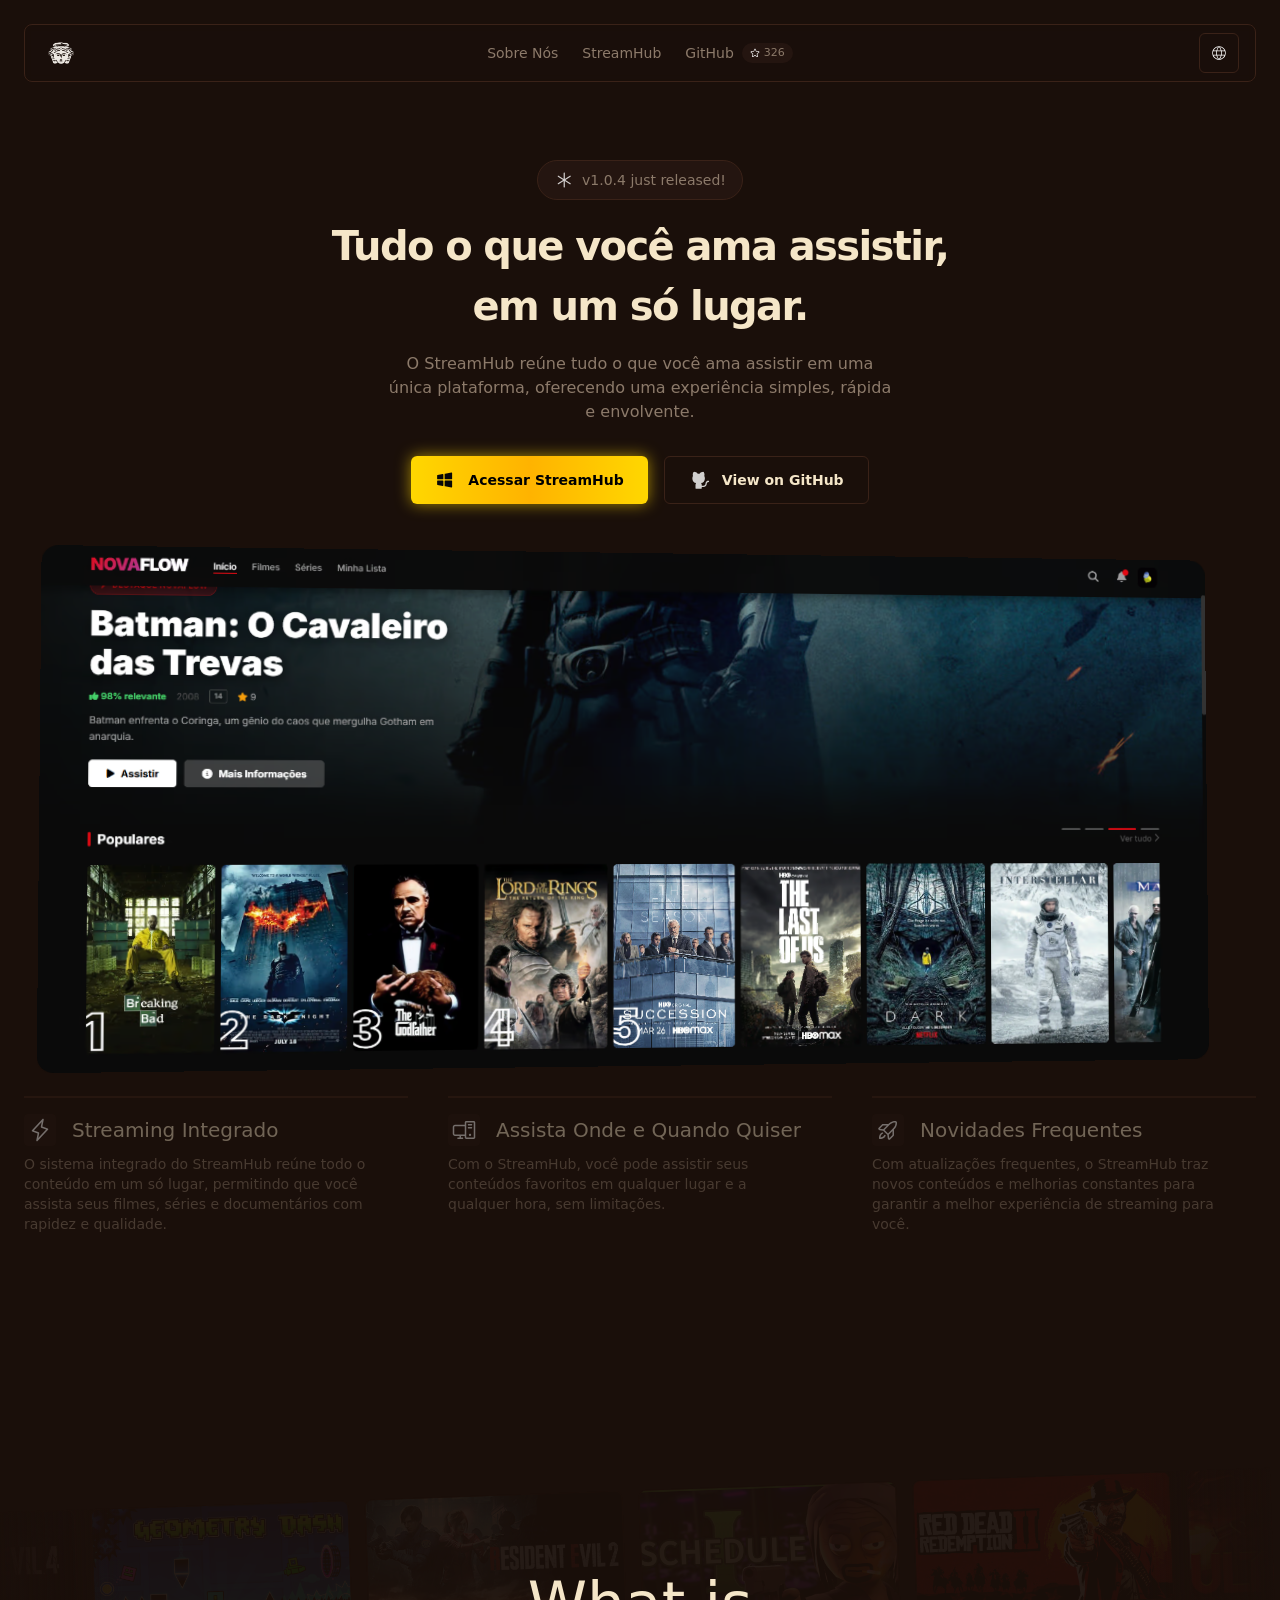
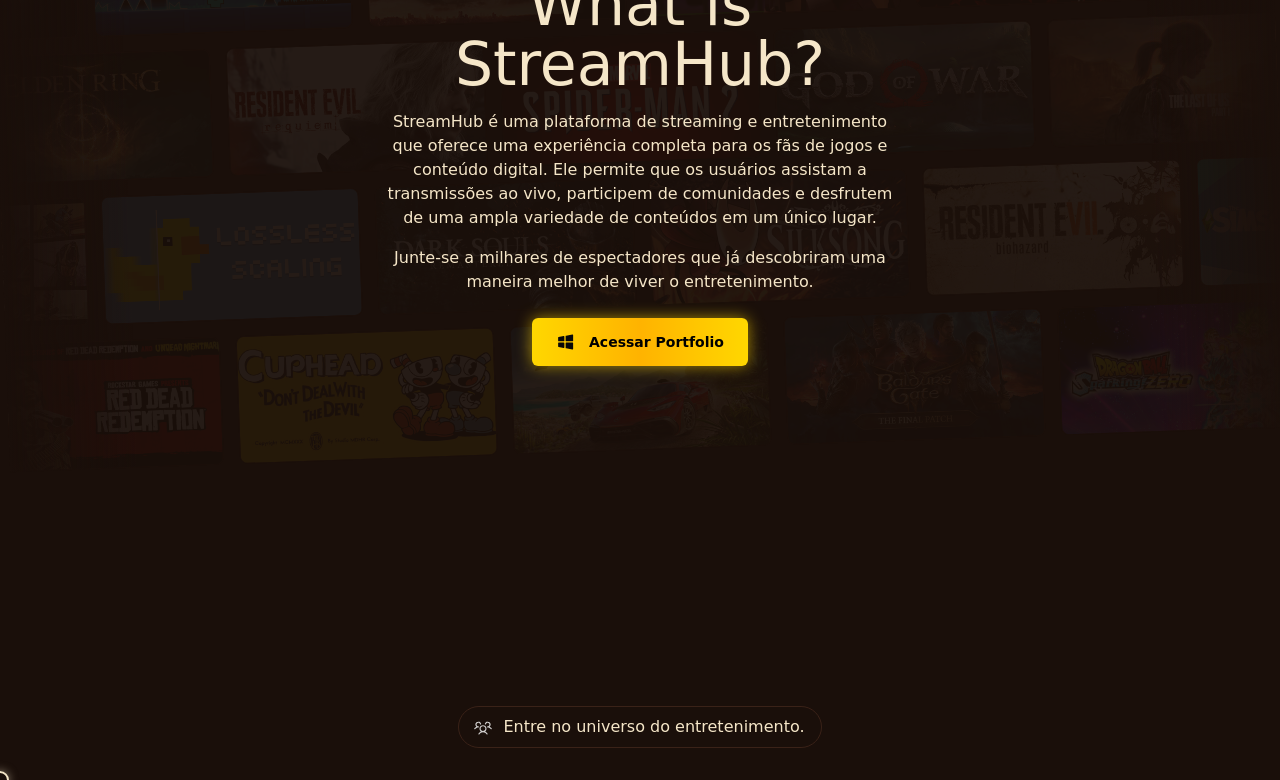
<file: index.html>
<!doctype html>
<html lang="en">
  <meta http-equiv="content-type" content="text/html;charset=utf-8" />
  <head>
    
       <style>
      .feature {
        opacity: 0.4;
        transition: opacity 0.3s ease;
      }

      .feature.active {
        opacity: 1;
      }
        </style>

          <style>
          .hover-glimmer {
          position: relative;
          overflow: hidden;
          }

         .hover-glimmer::before {
         content: "";
         position: absolute;
        top: 0;
        left: -100%;
       width: 100%;
       height: 100%;
      background: linear-gradient(
       120deg,
      transparent,
    rgba(255,255,255,0.6),
      transparent
        );
     transition: all 0.6s ease;
        }

   .hover-glimmer:hover::before {
      left: 100%;
       }

    * {
  cursor: none !important;
}

#customCursor{
  width:18px;
  height:18px;
  border:2px solid #f5e6c8;
  border-radius:50%;
  position:fixed;
  pointer-events:none;
  transform:translate(-50%, -50%);
  z-index:9999;
  transition: transform 0.08s ease;
  box-shadow:0 0 10px rgba(245,230,200,0.5);
}

.animate {
  opacity: 0;
  transform: translateY(30px);
  animation: aparecer 0.8s ease forwards;
}

@keyframes aparecer {
  to {
    opacity: 1;
    transform: translateY(0);
  }
}

@keyframes fadeOutDown {
    from { opacity: 1; transform: translateY(0); }
    to { opacity: 0; transform: translateY(-15px); }
}

.fade-out {
    animation: fadeOutDown 0.5s ease-in forwards !important;

}


#toast-container {
  position: fixed;
  top: 60px;      
  right: -2px;     
  z-index: 100;
  display: flex;
  flex-direction: column;
  gap: 12px;
  pointer-events: none;
}

.toast {
  pointer-events: auto;
  background: rgba(15, 15, 15, 0.95);
  border: 1px solid rgba(255, 255, 255, 0.08);
  border-radius: 12px;
  backdrop-filter: blur(10px);
  box-shadow: 0 10px 30px rgba(0, 0, 0, 0.6);
  color: white;
  padding: 12px 20px;
  
  display: flex;
  align-items: center; 
  justify-content: flex-start;
  
  gap: 12px;
  min-width: 220px;
  max-width: 350px;
  font-size: 0.9rem;
  font-weight: 500;
  
  animation: toastSlideDown 0.4s cubic-bezier(0.16, 1, 0.3, 1) forwards;
}

.toast::before {
  content: '';
  display: inline-block;
  width: 8px;
  height: 8px;
  background-color: #4ade80;
  box-shadow: 0 0 10px rgba(74, 222, 128, 0.8);
  border-radius: 50%;
  flex-shrink: 0;
  margin: 0; 
}


#languageMenu {
  opacity: 0;
  visibility: hidden;
  transform: translateX(-50%) translateY(-10px);
  pointer-events: none;
  display: block; 
  transition: opacity 0.2s ease, transform 0.2s ease, visibility 0.2s;
}

#languageMenu.active {
  opacity: 1;
  visibility: visible;
  transform: translateX(-50%) translateY(0);
  pointer-events: auto;
}


@keyframes toastSlideDown {
  from { opacity: 0; transform: translateY(-20px) scale(0.95); }
  to { opacity: 1; transform: translateY(0) scale(1); }
}

.toast.fade-out {
  opacity: 0;
  transform: scale(0.9) translateY(-10px);
  transition: all 0.4s ease;
}
#streamhub-popup.active-popup {
    opacity: 1 !important;
    pointer-events: auto !important;
    visibility: visible !important;
}

#btnCopyFinal:hover {
    background: #c8a96e !important;
    transform: translateY(-2px);
    box-shadow: 0 6px 20px rgba(200, 169, 110, 0.4);
}

#btnCopyFinal:active {
    transform: translateY(0);
}
/* Botão Base */
.btn-primary {
    width: 100% !important;
    padding: 18px 20px !important;
    background: linear-gradient(135deg, #f5e6c8 0%, #e8d0a0 100%) !important;
    border: none !important;
    border-radius: 12px !important;
    color: #1a0e0a !important;
    font-size: 1rem !important;
    font-weight: 700 !important;
    cursor: pointer !important;
    display: flex !important;
    align-items: center !important;
    justify-content: center !important;
    gap: 12px !important;
    position: relative !important;
    overflow: hidden !important;
    transition: background 0.2s ease, transform 0.2s ease, box-shadow 0.2s ease !important;
    box-shadow: 0 8px 25px rgba(245, 230, 200, 0.25) !important;
}

/* Hover Normal */
.btn-primary:not(.is-success):hover {
    background: linear-gradient(135deg, #fdf0d8 0%, #f5e6c8 100%) !important;
    filter: saturate(1.2) !important;
    transform: translateY(-2px);
    box-shadow: 0 12px 30px rgba(245, 230, 200, 0.35) !important;
}

/* ESTADO DE SUCESSO (Verde Neon sem bug) */
.btn-primary.is-success {
    background: #22c55e !important;
    box-shadow: 0 0 20px rgba(34, 197, 94, 0.6) !important;
    filter: saturate(1.5) !important;
    pointer-events: none; /* Impede o hover de estragar o verde */
}

/* Garante a setinha */
.fa-arrow-right:before {
    content: "\f061" !important;
    font-family: "Font Awesome 6 Free" !important;
    font-weight: 900 !important;
}
</style>

<!-- ===== TASKITOS THEME ===== -->
<style>
/* Taskitos Color Palette:
   Background:   #1a0f0a  (dark chocolate brown)
   Surface:      #241510  (card bg)
   Border:       #3a2218  (subtle border)
   Text primary: #f5e6c8  (warm cream/beige)
   Text muted:   #8c7a6a  (muted warm grey)
   Accent:       #f5e6c8  (cream buttons)
   Accent hover: #fdf0d8
*/

:root {
  --taskitos-bg: #1a0f0a;
  --taskitos-surface: #241510;
  --taskitos-border: #3a2218;
  --taskitos-cream: #f5e6c8;
  --taskitos-cream-hover: #fdf0d8;
  --taskitos-muted: #8c7a6a;
}

/* Base background */
body,
.flex.min-h-screen {
  background-color: var(--taskitos-bg) !important;
  color: var(--taskitos-cream) !important;
}

/* Background color overrides for elements using bg-background */
.bg-background,
[class*="bg-background"] {
  background-color: var(--taskitos-bg) !important;
}

/* Borders */
[class*="border-hydra-border"],
.border,
[class*="border-hydra"] {
  border-color: var(--taskitos-border) !important;
}

/* Muted text */
.text-hydra-muted-foreground,
[class*="text-hydra-muted"] {
  color: var(--taskitos-muted) !important;
}

/* Secondary backgrounds (nav items, feature icons bg, etc) */
.bg-secondary,
[class*="bg-secondary"] {
  background-color: var(--taskitos-surface) !important;
}

/* Header/nav background */
[class*="bg-background\/90"],
[class*="bg-background/90"] {
  background-color: rgba(26, 15, 10, 0.9) !important;
}

/* Cards and surface panels */
.rounded-lg, .rounded-xl, .rounded-2xl {
  /* applied only when they also carry a background */
}

/* "Acessar StreamHub" and "Acessar Portfolio" gold buttons → bege */
a[style*="FFD700"],
a[style*="FFB300"] {
  background: linear-gradient(90deg, #f5e6c8, #e8d0a0, #f5e6c8) !important;
  color: #1a0f0a !important;
  box-shadow: 0 0 15px rgba(245, 230, 200, 0.3) !important;
}

/* Feature section top borders */
.border-t-2 {
  border-top-color: var(--taskitos-border) !important;
}

/* Gradient radials at hero - tint to brown */
.bg-radial {
  background: radial-gradient(ellipse at center, rgba(90,40,15,0.6) 0%, transparent 70%) !important;
}

/* The hero bottom gradient */
.bg-gradient-to-t {
  --tw-gradient-from: rgba(26,15,10,0.9) !important;
}

/* Popup/modal bg */
#streamhub-popup {
  background: rgba(15, 8, 4, 0.97) !important;
}

/* Modal inner card */
#streamhub-popup > div > div:nth-child(2) {
  background: rgba(30, 17, 10, 0.97) !important;
  border-color: var(--taskitos-border) !important;
}

/* Modal title accent */
#streamhub-popup h1 span {
  color: var(--taskitos-cream) !important;
}

/* Modal divider line */
#streamhub-popup div[style*="linear-gradient(90deg"] {
  background: linear-gradient(90deg, transparent, var(--taskitos-cream), transparent) !important;
}

/* Modal input */
#generated-code-final {
  background: rgba(30, 15, 8, 0.8) !important;
  border-color: var(--taskitos-border) !important;
}

/* Lock icon in modal */
#streamhub-popup svg[style*="fill: #dc2626"],
#streamhub-popup svg[style*="fill:#ff0000"] {
  fill: var(--taskitos-cream) !important;
}

/* Modal verification box */
#streamhub-popup div[style*="background: #1a1a20"] {
  background: var(--taskitos-surface) !important;
  border-color: var(--taskitos-border) !important;
}

/* Toast notifications */
.toast {
  background: rgba(26, 15, 10, 0.97) !important;
  border-color: var(--taskitos-border) !important;
}

/* Language menu dropdown */
#languageMenu {
  background-color: #150c06 !important;
  border-color: var(--taskitos-border) !important;
}

/* Key icon in language menu */
.fa-key {
  color: var(--taskitos-cream) !important;
}

/* Gradient overlays that fade TO background */
.bg-gradient-to-r.from-background {
  background: linear-gradient(to right, var(--taskitos-bg), transparent) !important;
}
.bg-gradient-to-l.from-background {
  background: linear-gradient(to left, var(--taskitos-bg), transparent) !important;
}
</style>
    <meta charset="utf-8" />
    <meta name="viewport" content="width=device-width, initial-scale=1" />
    <link rel="preload" as="image" href="images/decor/texture-elips.svg" />
    <link rel="preload" as="image" href="images/Stream.avif" />
    <link
      rel="preload"
      as="image"
      href="../shared.steamstatic.com/store_item_assets/steam/apps/686060/aa8075d11165fef4d4d0d09c156f0da0623b5da1/header.jpg"
    />
    <link
      rel="preload"
      as="image"
      href="../shared.steamstatic.com/store_item_assets/steam/apps/2050650/header.jpg"
    />
    <link
      rel="preload"
      as="image"
      href="../shared.steamstatic.com/store_item_assets/steam/apps/322170/header.jpg"
    />
    <link
      rel="preload"
      as="image"
      href="../shared.steamstatic.com/store_item_assets/steam/apps/883710/header.jpg"
    />
    <link
      rel="preload"
      as="image"
      href="../shared.steamstatic.com/store_item_assets/steam/apps/3164500/header.jpg"
    />
    <link
      rel="preload"
      as="image"
      href="../shared.steamstatic.com/store_item_assets/steam/apps/1174180/header.jpg"
    />
    <link
      rel="preload"
      as="image"
      href="../shared.steamstatic.com/store_item_assets/steam/apps/1229490/header.jpg"
    />
    <link
      rel="preload"
      as="image"
      href="../shared.steamstatic.com/store_item_assets/steam/apps/1091500/e9047d8ec47ae3d94bb8b464fb0fc9e9972b4ac7/header.jpg"
    />
    <link
      rel="stylesheet"
      href="_next/static/chunks/7ba87a2a6f2eff0d.css"
      data-precedence="next"
    />
    <link
      rel="preload"
      as="script"
      fetchpriority="low"
      href="_next/static/chunks/c8e4b596dcca0fc8.js"
    />
    <script src="_next/static/chunks/9d75a9d1263f1724.js" async=""></script>
    <script src="_next/static/chunks/d5d1d27cad6c556e.js" async=""></script>
    <script src="_next/static/chunks/2a7574e5d666aed4.js" async=""></script>
    <script
      src="_next/static/chunks/turbopack-c9c0f298f9ab8394.js"
      async=""
    ></script>
    <script src="_next/static/chunks/4ba21a02dd1202d7.js" async=""></script>
    <script src="_next/static/chunks/8da99766bacf0ae7.js" async=""></script>
    <script src="_next/static/chunks/6323d419d23d8dd9.js" async=""></script>
    <script src="_next/static/chunks/80444e234f3a5325.js" async=""></script>
    <script src="_next/static/chunks/782803d7cf6db9c7.js" async=""></script>
    <script src="_next/static/chunks/fb3ad1b7984222d0.js" async=""></script>
    <link
      rel="preload"
      as="image"
      href="../shared.steamstatic.com/store_item_assets/steam/apps/2322010/header.jpg"
    />
    <link
      rel="preload"
      as="image"
      href="../shared.steamstatic.com/store_item_assets/steam/apps/1245620/header.jpg"
    />
    <link
      rel="preload"
      as="image"
      href="../shared.steamstatic.com/store_item_assets/steam/apps/3764200/d478bccdd167e0d8e1f4760bcad7e6bcbbb3258d/header.jpg"
    />
    <link
      rel="preload"
      as="image"
      href="../shared.steamstatic.com/store_item_assets/steam/apps/2651280/header.jpg"
    />
    <link
      rel="preload"
      as="image"
      href="../shared.steamstatic.com/store_item_assets/steam/apps/1593500/header.jpg"
    />
    <link
      rel="preload"
      as="image"
      href="../shared.steamstatic.com/store_item_assets/steam/apps/1888930/header.jpg"
    />
    <link
      rel="preload"
      as="image"
      href="../shared.steamstatic.com/store_item_assets/steam/apps/2531310/header.jpg"
    />
    <link
      rel="preload"
      as="image"
      href="../shared.steamstatic.com/store_item_assets/steam/apps/2215430/header.jpg"
    />
    <link
      rel="preload"
      as="image"
      href="../shared.steamstatic.com/store_item_assets/steam/apps/250900/header.jpg"
    />
    <link
      rel="preload"
      as="image"
      href="../shared.steamstatic.com/store_item_assets/steam/apps/271590/header.jpg"
    />
    <link
      rel="preload"
      as="image"
      href="../shared.steamstatic.com/store_item_assets/steam/apps/993090/header.jpg"
    />
    <link
      rel="preload"
      as="image"
      href="../shared.steamstatic.com/store_item_assets/steam/apps/570940/header.jpg"
    />
    <link
      rel="preload"
      as="image"
      href="../shared.steamstatic.com/store_item_assets/steam/apps/1030300/header.jpg"
    />
    <link
      rel="preload"
      as="image"
      href="../shared.steamstatic.com/store_item_assets/steam/apps/418370/header.jpg"
    />
    <link
      rel="preload"
      as="image"
      href="../shared.steamstatic.com/store_item_assets/steam/apps/1222670/header.jpg"
    />
    <link
      rel="preload"
      as="image"
      href="../shared.steamstatic.com/store_item_assets/steam/apps/1623730/058bd87dc17a7179e07c446aa64d0574ca43ab9d/header.jpg"
    />
    <link
      rel="preload"
      as="image"
      href="../shared.steamstatic.com/store_item_assets/steam/apps/367520/header.jpg"
    />
    <link
      rel="preload"
      as="image"
      href="../shared.steamstatic.com/store_item_assets/steam/apps/1817070/header.jpg"
    />
    <link
      rel="preload"
      as="image"
      href="../shared.steamstatic.com/store_item_assets/steam/apps/2668510/header.jpg"
    />
    <link
      rel="preload"
      as="image"
      href="../shared.steamstatic.com/store_item_assets/steam/apps/268910/header.jpg"
    />
    <link
      rel="preload"
      as="image"
      href="../shared.steamstatic.com/store_item_assets/steam/apps/1551360/header.jpg"
    />
    <link
      rel="preload"
      as="image"
      href="../shared.steamstatic.com/store_item_assets/steam/apps/1086940/6b6b46089067683cecf6acfc92b39fc4c72e3fac/header.jpg"
    />
    <link
      rel="preload"
      as="image"
      href="../shared.steamstatic.com/store_item_assets/steam/apps/1790600/header.jpg"
    />
    <link
      rel="preload"
      as="image"
      href="../shared.steamstatic.com/store_item_assets/steam/apps/1326470/header.jpg"
    />
    <link
      rel="preload"
      as="image"
      href="../shared.steamstatic.com/store_item_assets/steam/apps/394360/67bbd0057627fc2244793bcdd09260c2539499cf/header.jpg"
    />
    <link
      rel="preload"
      as="image"
      href="../shared.steamstatic.com/store_item_assets/steam/apps/1196590/header.jpg"
    />
    <link rel="preload" as="image" href="images/assets/bento1.webp" />
    <link rel="preload" as="image" href="images/assets/bento1-m.webp" />
    <link rel="preload" as="image" href="images/assets/bento2.webp" />
    <link rel="preload" as="image" href="images/assets/bento2-m.webp" />
    <link rel="preload" as="image" href="images/assets/bento3.webp" />
    <link rel="preload" as="image" href="images/assets/bento3-m.webp" />
    <link rel="preload" as="image" href="images/assets/bento4.webp" />
    <link rel="preload" as="image" href="images/assets/bento4-m.webp" />
    <link rel="preload" as="image" href="images/assets/bento5.webp" />
    <link rel="preload" as="image" href="images/assets/bento5-m.webp" />
    <link rel="preload" as="image" href="images/assets/bento6.webp" />
    <link rel="preload" as="image" href="images/assets/bento6-m.webp" />
    <link rel="preload" as="image" href="images/decor/cloud.svg" />
    <link rel="preload" as="image" href="images/decor/texture-cloud.svg" />
    <link rel="preconnect" href="https://hydra-api-us-east-1.losbroxas.org/" />
    <link
      rel="dns-prefetch"
      href="https://hydra-api-us-east-1.losbroxas.org/"
    />
    <title>StreamHub – The Streaming Platform of the 21st Century</title>
    <meta
      name="description"
      content="Descubra, assista e gerencie sua biblioteca de filmes e séries em um só lugar. O StreamHub é a plataforma de streaming definitiva, com sistema de histórico, listas personalizadas, avaliações e muito mais."
    />
    <meta name="author" content="Los Broxas" />
    <link rel="manifest" href="https://cdn.losbroxas.org/site.webmanifest" />
    <meta
      name="keywords"
      content="StreamHub ,O hub definitivo de entretenimento. Assista a seus filmes e séries favoritos com alta qualidade, acompanhe suas produções assistidas, crie listas personalizadas e receba recomendações exclusivas em uma plataforma moderna e intuitiva."
    />
    <meta name="robots" content="index, follow" />
    <link rel="canonical" href="index.html" />
    <meta  
      property="og:title"
      content="StreamHub – The Streaming Platform of the 21st Century"
    />
    <meta
      property="og:description"
      content="Descubra, assista e gerencie sua biblioteca de filmes e séries em um só lugar. O StreamHub é a plataforma de streaming definitiva, com sistema de histórico, listas personalizadas, avaliações e muito mais."
    />
    <meta property="og:url" content="https://hydralauncher.gg" />
    <meta property="og:site_name" content="StreamHub" />
    <meta property="og:locale" content="en_US" />
    <meta
      property="og:image"
      content="https://hydralauncher.gg/images/banner.png"
    />
    <meta property="og:image:width" content="1200" />
    <meta property="og:image:height" content="630" />
    <meta property="og:image:alt" content="Hydra Launcher Banner" />
    <meta property="og:type" content="website" />
    <meta name="twitter:card" content="summary_large_image" />
    <meta name="twitter:site" content="@HydraLauncher" />
    <meta
      name="twitter:title"
      content="StreamHub – The Streaming Platform of the 21st Century"
    />
   <link rel="icon" type="image/png" sizes="32x32" href="favicon-32x32.png">

<link rel="icon" type="image/png" sizes="96x96" href="android-chrome-96x96.png">

<link rel="apple-touch-icon" href="apple-touch-icon.png">
    <script type="application/ld+json">
      {
        "@context": "https://schema.org",
        "@type": "SoftwareApplication",
        "name": "Hydra Launcher",
        "url": "https://hydralauncher.gg",
        "logo": "/images/logo.png",
        "description": "The Game Launcher for the 21st Century",
        "applicationCategory": "Game",
        "operatingSystem": "Windows, Linux",
        "offers": { "@type": "Offer", "price": "9.99", "priceCurrency": "BRL" }
      }
    </script>
    <script src="_next/static/chunks/a6dad97d9634a72d.js" nomodule=""></script>
  </head>
  <body class="font-sans antialiased">
    <div hidden=""><!--$--><!--/$--></div>
    <div
      class="flex min-h-screen max-w-[100vw] flex-col overflow-x-hidden antialiased"
    >
      <header
          id="mainHeader"
          class="fixed left-0 right-0 top-0 z-50 py-6 px-6 transition-all duration-300 translate-y-0"
      >
        <div
          class="pointer-events-none absolute left-6 right-6 top-1/2 -translate-y-1/2 z-50 hidden w-[calc(100%-3rem)] flex-row items-center justify-center lg:flex"
        >
          <nav class="animate flex flex-row items-center justify-center gap-6">
            <a
              href="#about"
              class="pointer-events-auto flex flex-row items-center gap-2 text-sm font-medium text-hydra-muted-foreground transition-colors duration-300 hover:text-white"
              >Sobre Nós</a
            ><a
             href="dashboard.html"
              class="pointer-events-auto flex flex-row items-center gap-2 text-sm font-medium text-hydra-muted-foreground transition-colors duration-300 hover:text-white"
              >StreamHub</a
            ><a
              href="https://github.com/Taldook/StreamHub"
              target="_blank"
              class="pointer-events-auto flex flex-row items-center gap-2 text-sm font-medium text-hydra-muted-foreground transition-colors duration-300 hover:text-white"
              >GitHub<span
                class="flex flex-row items-center gap-1 rounded-full bg-secondary px-2 text-[11px] font-light"
                ><img
                  alt="star"
                  loading="lazy"
                  width="10"
                  height="10"
                  decoding="async"
                  data-nimg="1"
                  style="color: transparent"
                  src="images/icons/star.svg"
                /><span>326<!-- --></span></span
              ></a
            >
          </nav>
        </div>
        <div class="mx-auto flex w-full max-w-screen-xl">
          <div
            class="hidden w-full items-center justify-between rounded-lg border-hydra-border px-4 py-2 md:border md:bg-background/90 md:backdrop-blur-sm lg:flex"
          >
            <a class="flex items-center" href="index.html"
              ><img
                alt="Stream"
                loading="lazy"
                width="40" 
                height="40"
                decoding="async"
                data-nimg="1"
                style="color: transparent"
                src="images/icons/stream.png"
            /></a>

<div class="relative" style="display: inline-block; vertical-align: middle;">
    <button id="languageBtn" type="button" class="flex h-10 w-10 items-center justify-center rounded-md border border-hydra-border bg-[#101015] hover:bg-white/5 transition-colors" style="cursor: pointer; outline: none;">
        <img alt="Language" width="18" height="18" src="images/icons/i18n.svg" />
    </button>

    <div id="languageMenu" class="absolute mt-2 rounded-md border border-hydra-border z-[999] opacity-0 pointer-events-none transition-all shadow-2xl" 
         style="width: 130px; left: 50%; transform: translateX(-50%) translateY(-5px); background-color: #0d0d12 !important; visibility: hidden; padding: 4px;">
        
        <button type="button" id="trigger-generator" class="flex w-full h-10 items-center justify-center text-white transition-colors" 
                style="cursor: pointer; background: transparent !important; border: none !important; outline: none !important; padding: 0; margin: 0; gap: 8px;">
            <i class="fa-solid fa-key" style="color: #FFD700; font-size: 13px;"></i>
            <span style="font-size: 10px; font-weight: 300 !important; text-transform: uppercase; letter-spacing: 1px; opacity: 0.9; font-family: sans-serif;">Obter Código</span>
        </button>
    </div>
</div>

<style>
    /* Ativação do menu */
    #languageMenu.active {
        opacity: 1 !important;
        pointer-events: auto !important;
        visibility: visible !important;
        transform: translateX(-50%) translateY(0px) !important;
    }
</style>

<div id="toast-container" class="fixed bottom-5 right-5 z-[100] flex flex-col gap-2">
            </div>
          </div>
          <div
            class="flex w-full flex-row items-center justify-between gap-6 lg:hidden"
          >
            <a class="flex items-center" href="index.html"
              ><img
                alt="Stream"
                loading="lazy"
                width="40"
                height="40"
                decoding="async"
                data-nimg="1"
                style="color: transparent"
                src="images/icons/stream.png" /></a
            ><button
              class="ring-offset-background focus-visible:ring-ring inline-flex items-center justify-center gap-2 whitespace-nowrap rounded-md text-sm font-medium transition-all duration-300 ease-in-out focus-visible:outline-none md:focus-visible:ring-2 focus-visible:ring-offset-2 disabled:pointer-events-none disabled:opacity-50 [&amp;_svg]:pointer-events-none [&amp;_svg]:size-4 [&amp;_svg]:shrink-0 hover:bg-accent hover:text-accent-foreground h-10 w-10 border border-hydra-border bg-background/80"
            >
              <img
                alt="Menu"
                loading="lazy"
                width="18"
                height="18"
                decoding="async"
                data-nimg="1"
                class="scale-[1.5]"
                style="color: transparent"
                src="images/icons/menu.svg"
              />
            </button>
          </div>
        </div>
      </header>
      <main class="flex-1">
        <section class="relative min-h-screen">
          <div
            class="absolute left-0 top-0 -z-10 h-[100vh] w-full overflow-hidden border-b border-hydra-accent-primary"
          >
            <div
              class="absolute bottom-0 left-0 right-0 h-[60%] bg-gradient-to-t from-hydra-accent-secondary/90 to-background"
            ></div>
            <div
              class="absolute bottom-0 left-0 right-0 h-[60%] bg-gradient-to-b from-background via-transparent to-transparent"
            ></div>
            <div
              class="bg-radial absolute bottom-0 left-0 h-[250px] w-[300px] -translate-x-1/2 translate-y-[35px] opacity-70"
            ></div>
            <div
              class="bg-radial absolute bottom-0 right-0 h-[300px] w-[300px] -translate-y-[35px] translate-x-1/2 opacity-50"
            ></div>
            <div
              class="absolute bottom-0 left-0 h-[400px] w-[600px] -translate-x-1/3 translate-y-[55px]"
            >
              <img
                alt="Texture Ellipse"
                width="600"
                height="600"
                decoding="async"
                data-nimg="1"
                class="hidden h-full w-full scale-[1.5] lg:flex"
                style="color: transparent"
                src="images/decor/texture-elips.svg"
              />
            </div>
            <div class="bg-hero-texture absolute inset-0 opacity-60"></div>
          </div>
          <div
            class="mx-auto mt-24 flex w-full max-w-screen-xl flex-1 flex-col items-center justify-center gap-6 px-6 lg:mt-40"
          >
            <div
              class="mx-auto flex max-w-screen-sm flex-col items-center gap-4 text-center"
            >
              <a
                class="animate ring-offset-background focus-visible:ring-ring inline-flex items-center justify-center gap-2 whitespace-nowrap transition-all duration-300 ease-in-out focus-visible:outline-none md:focus-visible:ring-2 focus-visible:ring-offset-2 disabled:pointer-events-none disabled:opacity-50 [&amp;_svg]:pointer-events-none [&amp;_svg]:size-4 [&amp;_svg]:shrink-0 border-hydra-border hover:bg-accent hover:text-accent-foreground h-10 px-4 py-2 rounded-full border bg-secondary/50 text-sm font-normal text-hydra-muted-foreground"
                href="https://github.com/Taldook/StreamHub/releases/tag/1.0.9"
                target="_blank"
                ><img
                  alt="Asterisk"
                  loading="lazy"
                  width="20"
                  height="20"
                  decoding="async"
                  data-nimg="1"
                  style="color: transparent"
                  src="images/icons/asterisk.svg"
                />v1.0.4 just released!</a
              >
              <h1 class="text-[40px] font-bold tracking-[-1.6px] lg:hidden">
              StreamHub
              </h1>
              <p class="text-sm text-hydra-muted-foreground lg:hidden">
               Assista, explore novidades e aproveite seus filmes, séries e documentários favoritos em uma única plataforma.
              </p>
              <h1
                class="animate hidden text-[40px] font-bold tracking-[-1.6px] lg:block"
              >
               Tudo o que você ama assistir, em um só lugar.
              </h1>
              <p class="animate hidden max-w-lg text-hydra-muted-foreground lg:block">
               O StreamHub reúne tudo o que você ama assistir em uma única plataforma, oferecendo uma experiência simples, rápida e envolvente.
              </p>
              <div class="my-4 flex flex-col gap-4 lg:flex-row">
                  <a
                  class="animate hover-glimmer ring-offset-background focus-visible:ring-ring items-center justify-center whitespace-nowrap text-sm transition-all duration-300 ease-in-out focus-visible:outline-none md:focus-visible:ring-2 focus-visible:ring-offset-2 disabled:pointer-events-none disabled:opacity-50 [&_svg]:pointer-events-none [&_svg]:size-4 [&_svg]:shrink-0 shadow-md hover:shadow-lg h-12 rounded-md px-6 pointer-events-auto hidden gap-3 font-bold lg:flex"
                  style="background: linear-gradient(90deg, #FFD700, #FFB300, #FFD700); color: black; box-shadow: 0 0 15px rgba(255,215,0,0.6);"
                  href="https://streamhub-streaming.pages.dev/"
                  ><img
                    alt="Windows"
                    loading="lazy"
                    width="21"
                    height="21"
                    decoding="async"
                    data-nimg="1"
                    style="color: transparent"
                    src="images/icons/windows.svg"
                  />Acessar StreamHub</a><a
                  class="animate ring-offset-background focus-visible:ring-ring inline-flex items-center justify-center whitespace-nowrap text-sm transition-all duration-300 ease-in-out focus-visible:outline-none md:focus-visible:ring-2 focus-visible:ring-offset-2 disabled:pointer-events-none disabled:opacity-50 [&amp;_svg]:pointer-events-none [&amp;_svg]:size-4 [&amp;_svg]:shrink-0 bg-background border-hydra-border hover:bg-accent hover:text-accent-foreground border h-12 rounded-md px-6 gap-3 font-bold"
                  href="https://github.com/Taldook/StreamHub"
                  target="_blank"
                  ><img
                    alt="GitHub"
                    loading="lazy"
                    width="21"
                    height="21"
                    decoding="async"
                    data-nimg="1"
                    style="color: transparent"
                    src="images/icons/github.svg"
                  />View on GitHub</a
                >
              </div>
            </div>
            <div class="flex w-full justify-center px-6">
              <div class="rounded-xl p-2 lg:rounded-b-none lg:pb-0">
                <div
                  class="flex items-center justify-center"
                  style="perspective: 1000px"
                >
                  <div
                    class="relative flex items-center justify-center transition-all duration-200 ease-linear inter-var"
                    style="transform-style: preserve-3d"
                  >
                    <div
                      class="[transform-style:preserve-3d] [&amp;&gt;*]:[transform-style:preserve-3d] h-full w-full"
                    >
                      <div
                        class="animate w-fit transition duration-200 ease-linear relative"
                      >
                      <div id="card3d-wrapper" style="perspective: 1000px; display: inline-block; position: relative; z-index: 50;">
                          <img 
                            id="card3d" 
                            src="images/Stream.avif" 
                            alt="StreamHub" 
                            style="border-radius: 16px; transition: transform 0.1s ease-out; will-change: transform; pointer-events: none;" 
                          />
                        </div>
                        <div
                        class="group flex size-full absolute inset-0 cursor-pointer flex-col items-center justify-center whitespace-nowrap text-4xl opacity-[0.03] shadow-2xl blur-lg transition-all duration-300"
                        >
                          <div class="relative z-10">
                            <div
                              class="flex items-center justify-center gap-1.5 font-semibold transition-all duration-500"
                            ></div>
                          </div>
                          <div
                            class="pointer-events-none absolute -inset-px rounded-xl opacity-0 transition-opacity duration-300 group-hover:opacity-100"
                            style="background: transparent; opacity: 0"
                          ></div>
                        </div>
                      </div>
                    </div>
                  </div>
                </div>
              </div>
            </div>
          </div>
        </section>
        <div
          class="mx-auto mt-12 flex w-full max-w-screen-xl flex-col gap-4 bg-background px-6 pt-4 lg:mt-2 lg:flex-row lg:justify-between"
        >
          <div
            class="feature flex flex-col gap-2 border-t-2 border-hydra-border pt-4 lg:max-w-sm"
          >
          
            <div class="flex flex-row items-center gap-4">
              <div class="rounded-sm bg-secondary/50 p-[2px] lg:p-1">
                <img
                  alt="Embedded Downloader"
                  loading="lazy"
                  width="24"
                  height="24"
                  decoding="async"
                  data-nimg="1"
                  class="scale-75 lg:scale-100"
                  style="color: transparent"
                  src="images/icons/lightning.svg"
                />
              </div>
              <h3 class="text-lg font-medium lg:text-xl">
                Streaming Integrado
              </h3>
            </div>
            <p class="mr-8 text-sm font-light text-hydra-muted-foreground">
               O sistema integrado do StreamHub reúne todo o conteúdo em um só lugar, permitindo que você assista seus filmes, séries e documentários com rapidez e qualidade.
            </p>
          </div>
          <div
            class="feature flex flex-col gap-2 border-t-2 border-hydra-border pt-4 lg:max-w-sm"
          >
            <div class="flex flex-row items-center gap-4">
              <div class="rounded-sm bg-secondary/50 p-[2px] lg:p-1">
                <img
                  alt="Windows &amp; Linux Support"
                  loading="lazy"
                  width="24"
                  height="24"
                  decoding="async"
                  data-nimg="1"
                  class="scale-75 lg:scale-100"
                  style="color: transparent"
                  src="images/icons/desktop-tower.svg"
                />
              </div>
              <h3 class="text-lg font-medium lg:text-xl">
              Assista Onde e Quando Quiser
              </h3>
            </div>
            <p class="mr-8 text-sm font-light text-hydra-muted-foreground">
             Com o StreamHub, você pode assistir seus conteúdos favoritos em qualquer lugar e a qualquer hora, sem limitações.
            </p>
          </div>
          <div
            class="feature flex flex-col gap-2 border-t-2 border-hydra-border pt-4 lg:max-w-sm"
          >
            <div class="flex flex-row items-center gap-4">
              <div class="rounded-sm bg-secondary/50 p-[2px] lg:p-1">
                <img
                  alt="Constant Updates"
                  loading="lazy"
                  width="24"
                  height="24"
                  decoding="async"
                  data-nimg="1"
                  class="scale-75 lg:scale-100"
                  style="color: transparent"
                  src="images/icons/rocket-launch.svg"
                />
              </div>
              <h3 class="text-lg font-medium lg:text-xl">Novidades Frequentes</h3>
            </div>
            <p class="mr-8 text-sm font-light text-hydra-muted-foreground">
              Com atualizações frequentes, o StreamHub traz novos conteúdos e melhorias constantes para garantir a melhor experiência de streaming para você.
            </p>
          </div>
        </div>
        <div class="mt-32 flex flex-col gap-32 lg:mt-64 lg:gap-64">
          <section id="about" class="relative w-full scroll-m-36">
            <div
              class="pointer-events-none absolute z-30 flex h-full w-full flex-col items-center justify-center gap-6 px-6 text-center"
            >
              <div
                class="pointer-events-none mx-auto flex max-w-lg flex-col gap-4"
              >
                <p
                  class="animate pointer-events-auto text-4xl font-medium sm:text-5xl md:text-6xl"
                >
                   What is StreamHub?
                </p>
                <div class="z-10 flex flex-col gap-4">
                  <p class="animate pointer-events-auto text-sm md:text-base">
                    StreamHub é uma plataforma de streaming e entretenimento que oferece uma experiência completa para os fãs de jogos e conteúdo digital. Ele permite que os usuários assistam a transmissões ao vivo, participem de comunidades e desfrutem de uma ampla variedade de conteúdos em um único lugar.
                  </p>
                  <p class="animate pointer-events-auto text-sm md:text-base">
                     Junte-se a milhares de espectadores que já descobriram uma maneira melhor de viver o entretenimento.
                  </p>
                </div>
              </div>
              <div>
               <a             
                  class="animate hover-glimmer ring-offset-background focus-visible:ring-ring items-center justify-center whitespace-nowrap text-sm transition-all duration-300 ease-in-out focus-visible:outline-none md:focus-visible:ring-2 focus-visible:ring-offset-2 disabled:pointer-events-none disabled:opacity-50 [&_svg]:pointer-events-none [&_svg]:size-4 [&_svg]:shrink-0 shadow-md hover:shadow-lg h-12 rounded-md px-6 pointer-events-auto hidden gap-3 font-bold lg:flex"
                  style="background: linear-gradient(90deg, #FFD700, #FFB300, #FFD700); color: black; box-shadow: 0 0 15px rgba(255,215,0,0.6);"
                  href="https://portfolio-rafael-melo.pages.dev/"
                  ><img
                    alt="Windows"
                    loading="lazy"
                    width="21"
                    height="21"
                    decoding="async"
                    data-nimg="1"
                    style="color: transparent"
                    src="images/icons/windows.svg"
                  />Acessar Portfolio</a>
              </div>
            </div>
            <div
              class="relative z-20 flex w-full -rotate-[2deg] flex-col gap-4 overflow-hidden"
            >
              <div
                class="absolute inset-y-0 left-0 z-10 w-32 bg-gradient-to-r from-background to-transparent"
              ></div>
              <div
                class="absolute inset-y-0 right-0 z-10 w-32 bg-gradient-to-l from-background to-transparent"
              ></div>
              <div
                class="flex justify-center gap-4 whitespace-nowrap"
                style="transform: translateX(0px)"
              >
                <div
                  class="pointer-events-auto flex h-[100px] w-[200px] shrink-0 items-center justify-center rounded-lg opacity-5 transition-opacity duration-300 ease-linear hover:opacity-15 md:h-[128px] md:w-[258px]"
                >
                  <img
                    alt="Mewgenics cover"
                    width="258"
                    height="128"
                    decoding="async"
                    data-nimg="1"
                    class="h-full w-full rounded-lg border object-cover"
                    style="color: transparent"
                    src="../shared.steamstatic.com/store_item_assets/steam/apps/686060/aa8075d11165fef4d4d0d09c156f0da0623b5da1/header.jpg"
                  />
                </div>
                <div
                  class="pointer-events-auto flex h-[100px] w-[200px] shrink-0 items-center justify-center rounded-lg opacity-5 transition-opacity duration-300 ease-linear hover:opacity-15 md:h-[128px] md:w-[258px]"
                >
                  <img
                    alt="Resident Evil 4 cover"
                    width="258"
                    height="128"
                    decoding="async"
                    data-nimg="1"
                    class="h-full w-full rounded-lg border object-cover"
                    style="color: transparent"
                    src="../shared.steamstatic.com/store_item_assets/steam/apps/2050650/header.jpg"
                  />
                </div>
                <div
                  class="pointer-events-auto flex h-[100px] w-[200px] shrink-0 items-center justify-center rounded-lg opacity-5 transition-opacity duration-300 ease-linear hover:opacity-15 md:h-[128px] md:w-[258px]"
                >
                  <img
                    alt="Geometry Dash cover"
                    width="258"
                    height="128"
                    decoding="async"
                    data-nimg="1"
                    class="h-full w-full rounded-lg border object-cover"
                    style="color: transparent"
                    src="../shared.steamstatic.com/store_item_assets/steam/apps/322170/header.jpg"
                  />
                </div>
                <div
                  class="pointer-events-auto flex h-[100px] w-[200px] shrink-0 items-center justify-center rounded-lg opacity-5 transition-opacity duration-300 ease-linear hover:opacity-15 md:h-[128px] md:w-[258px]"
                >
                  <img
                    alt="Resident Evil 2 cover"
                    width="258"
                    height="128"
                    decoding="async"
                    data-nimg="1"
                    class="h-full w-full rounded-lg border object-cover"
                    style="color: transparent"
                    src="../shared.steamstatic.com/store_item_assets/steam/apps/883710/header.jpg"
                  />
                </div>
                <div
                  class="pointer-events-auto flex h-[100px] w-[200px] shrink-0 items-center justify-center rounded-lg opacity-5 transition-opacity duration-300 ease-linear hover:opacity-15 md:h-[128px] md:w-[258px]"
                >
                  <img
                    alt="Schedule I cover"
                    width="258"
                    height="128"
                    decoding="async"
                    data-nimg="1"
                    class="h-full w-full rounded-lg border object-cover"
                    style="color: transparent"
                    src="../shared.steamstatic.com/store_item_assets/steam/apps/3164500/header.jpg"
                  />
                </div>
                <div
                  class="pointer-events-auto flex h-[100px] w-[200px] shrink-0 items-center justify-center rounded-lg opacity-5 transition-opacity duration-300 ease-linear hover:opacity-15 md:h-[128px] md:w-[258px]"
                >
                  <img
                    alt="Red Dead Redemption 2 cover"
                    width="258"
                    height="128"
                    decoding="async"
                    data-nimg="1"
                    class="h-full w-full rounded-lg border object-cover"
                    style="color: transparent"
                    src="../shared.steamstatic.com/store_item_assets/steam/apps/1174180/header.jpg"
                  />
                </div>
                <div
                  class="pointer-events-auto flex h-[100px] w-[200px] shrink-0 items-center justify-center rounded-lg opacity-5 transition-opacity duration-300 ease-linear hover:opacity-15 md:h-[128px] md:w-[258px]"
                >
                  <img
                    alt="ULTRAKILL cover"
                    width="258"
                    height="128"
                    decoding="async"
                    data-nimg="1"
                    class="h-full w-full rounded-lg border object-cover"
                    style="color: transparent"
                    src="../shared.steamstatic.com/store_item_assets/steam/apps/1229490/header.jpg"
                  />
                </div>
                <div
                  class="pointer-events-auto flex h-[100px] w-[200px] shrink-0 items-center justify-center rounded-lg opacity-5 transition-opacity duration-300 ease-linear hover:opacity-15 md:h-[128px] md:w-[258px]"
                >
                  <img
                    alt="Cyberpunk 2077 cover"
                    width="258"
                    height="128"
                    decoding="async"
                    data-nimg="1"
                    class="h-full w-full rounded-lg border object-cover"
                    style="color: transparent"
                    src="../shared.steamstatic.com/store_item_assets/steam/apps/1091500/e9047d8ec47ae3d94bb8b464fb0fc9e9972b4ac7/header.jpg"
                  />
                </div>
              </div>
              <div
                class="flex justify-center gap-4 whitespace-nowrap"
                style="transform: translateX(130px)"
              >
                <div
                  class="pointer-events-auto flex h-[100px] w-[200px] shrink-0 items-center justify-center rounded-lg opacity-5 transition-opacity duration-300 ease-linear hover:opacity-15 md:h-[128px] md:w-[258px]"
                >
                  <img
                    alt="God of War Ragnarök cover"
                    width="258"
                    height="128"
                    decoding="async"
                    data-nimg="1"
                    class="h-full w-full rounded-lg border object-cover"
                    style="color: transparent"
                    src="../shared.steamstatic.com/store_item_assets/steam/apps/2322010/header.jpg"
                  />
                </div>
                <div
                  class="pointer-events-auto flex h-[100px] w-[200px] shrink-0 items-center justify-center rounded-lg opacity-5 transition-opacity duration-300 ease-linear hover:opacity-15 md:h-[128px] md:w-[258px]"
                >
                  <img
                    alt="ELDEN RING cover"
                    width="258"
                    height="128"
                    decoding="async"
                    data-nimg="1"
                    class="h-full w-full rounded-lg border object-cover"
                    style="color: transparent"
                    src="../shared.steamstatic.com/store_item_assets/steam/apps/1245620/header.jpg"
                  />
                </div>
                <div
                  class="pointer-events-auto flex h-[100px] w-[200px] shrink-0 items-center justify-center rounded-lg opacity-5 transition-opacity duration-300 ease-linear hover:opacity-15 md:h-[128px] md:w-[258px]"
                >
                  <img
                    alt="Resident Evil Requiem cover"
                    width="258"
                    height="128"
                    decoding="async"
                    data-nimg="1"
                    class="h-full w-full rounded-lg border object-cover"
                    style="color: transparent"
                    src="../shared.steamstatic.com/store_item_assets/steam/apps/3764200/d478bccdd167e0d8e1f4760bcad7e6bcbbb3258d/header.jpg"
                  />
                </div>
                <div
                  class="pointer-events-auto flex h-[100px] w-[200px] shrink-0 items-center justify-center rounded-lg opacity-5 transition-opacity duration-300 ease-linear hover:opacity-15 md:h-[128px] md:w-[258px]"
                >
                  <img
                    alt="Marvel&#x27;s Spider-Man 2 cover"
                    width="258"
                    height="128"
                    decoding="async"
                    data-nimg="1"
                    class="h-full w-full rounded-lg border object-cover"
                    style="color: transparent"
                    src="../shared.steamstatic.com/store_item_assets/steam/apps/2651280/header.jpg"
                  />
                </div>
                <div
                  class="pointer-events-auto flex h-[100px] w-[200px] shrink-0 items-center justify-center rounded-lg opacity-5 transition-opacity duration-300 ease-linear hover:opacity-15 md:h-[128px] md:w-[258px]"
                >
                  <img
                    alt="God of War cover"
                    width="258"
                    height="128"
                    decoding="async"
                    data-nimg="1"
                    class="h-full w-full rounded-lg border object-cover"
                    style="color: transparent"
                    src="../shared.steamstatic.com/store_item_assets/steam/apps/1593500/header.jpg"
                  />
                </div>
                <div
                  class="pointer-events-auto flex h-[100px] w-[200px] shrink-0 items-center justify-center rounded-lg opacity-5 transition-opacity duration-300 ease-linear hover:opacity-15 md:h-[128px] md:w-[258px]"
                >
                  <img
                    alt="The Last of Us™ Part I cover"
                    width="258"
                    height="128"
                    decoding="async"
                    data-nimg="1"
                    class="h-full w-full rounded-lg border object-cover"
                    style="color: transparent"
                    src="../shared.steamstatic.com/store_item_assets/steam/apps/1888930/header.jpg"
                  />
                </div>
                <div
                  class="pointer-events-auto flex h-[100px] w-[200px] shrink-0 items-center justify-center rounded-lg opacity-5 transition-opacity duration-300 ease-linear hover:opacity-15 md:h-[128px] md:w-[258px]"
                >
                  <img
                    alt="The Last of Us™ Part II Remastered cover"
                    width="258"
                    height="128"
                    decoding="async"
                    data-nimg="1"
                    class="h-full w-full rounded-lg border object-cover"
                    style="color: transparent"
                    src="../shared.steamstatic.com/store_item_assets/steam/apps/2531310/header.jpg"
                  />
                </div>
                <div
                  class="pointer-events-auto flex h-[100px] w-[200px] shrink-0 items-center justify-center rounded-lg opacity-5 transition-opacity duration-300 ease-linear hover:opacity-15 md:h-[128px] md:w-[258px]"
                >
                  <img
                    alt="Ghost of Tsushima DIRECTOR&#x27;S CUT cover"
                    width="258"
                    height="128"
                    decoding="async"
                    data-nimg="1"
                    class="h-full w-full rounded-lg border object-cover"
                    style="color: transparent"
                    src="../shared.steamstatic.com/store_item_assets/steam/apps/2215430/header.jpg"
                  />
                </div>
              </div>
              <div
                class="flex justify-center gap-4 whitespace-nowrap"
                style="transform: translateX(0px)"
              >
                <div
                  class="pointer-events-auto flex h-[100px] w-[200px] shrink-0 items-center justify-center rounded-lg opacity-5 transition-opacity duration-300 ease-linear hover:opacity-15 md:h-[128px] md:w-[258px]"
                >
                  <img
                    alt="The Binding of Isaac: Rebirth cover"
                    width="258"
                    height="128"
                    decoding="async"
                    data-nimg="1"
                    class="h-full w-full rounded-lg border object-cover"
                    style="color: transparent"
                    src="../shared.steamstatic.com/store_item_assets/steam/apps/250900/header.jpg"
                  />
                </div>
                <div
                  class="pointer-events-auto flex h-[100px] w-[200px] shrink-0 items-center justify-center rounded-lg opacity-5 transition-opacity duration-300 ease-linear hover:opacity-15 md:h-[128px] md:w-[258px]"
                >
                  <img
                    alt="Grand Theft Auto V cover"
                    width="258"
                    height="128"
                    decoding="async"
                    data-nimg="1"
                    class="h-full w-full rounded-lg border object-cover"
                    style="color: transparent"
                    src="../shared.steamstatic.com/store_item_assets/steam/apps/271590/header.jpg"
                  />
                </div>
                <div
                  class="pointer-events-auto flex h-[100px] w-[200px] shrink-0 items-center justify-center rounded-lg opacity-5 transition-opacity duration-300 ease-linear hover:opacity-15 md:h-[128px] md:w-[258px]"
                >
                  <img
                    alt="Lossless Scaling cover"
                    width="258"
                    height="128"
                    decoding="async"
                    data-nimg="1"
                    class="h-full w-full rounded-lg border object-cover"
                    style="color: transparent"
                    src="../shared.steamstatic.com/store_item_assets/steam/apps/993090/header.jpg"
                  />
                </div>
                <div
                  class="pointer-events-auto flex h-[100px] w-[200px] shrink-0 items-center justify-center rounded-lg opacity-5 transition-opacity duration-300 ease-linear hover:opacity-15 md:h-[128px] md:w-[258px]"
                >
                  <img
                    alt="DARK SOULS™: REMASTERED cover"
                    width="258"
                    height="128"
                    decoding="async"
                    data-nimg="1"
                    class="h-full w-full rounded-lg border object-cover"
                    style="color: transparent"
                    src="../shared.steamstatic.com/store_item_assets/steam/apps/570940/header.jpg"
                  />
                </div>
                <div
                  class="pointer-events-auto flex h-[100px] w-[200px] shrink-0 items-center justify-center rounded-lg opacity-5 transition-opacity duration-300 ease-linear hover:opacity-15 md:h-[128px] md:w-[258px]"
                >
                  <img
                    alt="Hollow Knight: Silksong cover"
                    width="258"
                    height="128"
                    decoding="async"
                    data-nimg="1"
                    class="h-full w-full rounded-lg border object-cover"
                    style="color: transparent"
                    src="../shared.steamstatic.com/store_item_assets/steam/apps/1030300/header.jpg"
                  />
                </div>
                <div
                  class="pointer-events-auto flex h-[100px] w-[200px] shrink-0 items-center justify-center rounded-lg opacity-5 transition-opacity duration-300 ease-linear hover:opacity-15 md:h-[128px] md:w-[258px]"
                >
                  <img
                    alt="Resident Evil 7 Biohazard cover"
                    width="258"
                    height="128"
                    decoding="async"
                    data-nimg="1"
                    class="h-full w-full rounded-lg border object-cover"
                    style="color: transparent"
                    src="../shared.steamstatic.com/store_item_assets/steam/apps/418370/header.jpg"
                  />
                </div>
                <div
                  class="pointer-events-auto flex h-[100px] w-[200px] shrink-0 items-center justify-center rounded-lg opacity-5 transition-opacity duration-300 ease-linear hover:opacity-15 md:h-[128px] md:w-[258px]"
                >
                  <img
                    alt="The Sims™ 4 cover"
                    width="258"
                    height="128"
                    decoding="async"
                    data-nimg="1"
                    class="h-full w-full rounded-lg border object-cover"
                    style="color: transparent"
                    src="../shared.steamstatic.com/store_item_assets/steam/apps/1222670/header.jpg"
                  />
                </div>
                <div
                  class="pointer-events-auto flex h-[100px] w-[200px] shrink-0 items-center justify-center rounded-lg opacity-5 transition-opacity duration-300 ease-linear hover:opacity-15 md:h-[128px] md:w-[258px]"
                >
                  <img
                    alt="Palworld cover"
                    width="258"
                    height="128"
                    decoding="async"
                    data-nimg="1"
                    class="h-full w-full rounded-lg border object-cover"
                    style="color: transparent"
                    src="../shared.steamstatic.com/store_item_assets/steam/apps/1623730/058bd87dc17a7179e07c446aa64d0574ca43ab9d/header.jpg"
                  />
                </div>
              </div>
              <div
                class="flex justify-center gap-4 whitespace-nowrap"
                style="transform: translateX(130px)"
              >
                <div
                  class="pointer-events-auto flex h-[100px] w-[200px] shrink-0 items-center justify-center rounded-lg opacity-5 transition-opacity duration-300 ease-linear hover:opacity-15 md:h-[128px] md:w-[258px]"
                >
                  <img
                    alt="Hollow Knight cover"
                    width="258"
                    height="128"
                    decoding="async"
                    data-nimg="1"
                    class="h-full w-full rounded-lg border object-cover"
                    style="color: transparent"
                    src="../shared.steamstatic.com/store_item_assets/steam/apps/367520/header.jpg"
                  />
                </div>
                <div
                  class="pointer-events-auto flex h-[100px] w-[200px] shrink-0 items-center justify-center rounded-lg opacity-5 transition-opacity duration-300 ease-linear hover:opacity-15 md:h-[128px] md:w-[258px]"
                >
                  <img
                    alt="Marvel’s Spider-Man Remastered cover"
                    width="258"
                    height="128"
                    decoding="async"
                    data-nimg="1"
                    class="h-full w-full rounded-lg border object-cover"
                    style="color: transparent"
                    src="../shared.steamstatic.com/store_item_assets/steam/apps/1817070/header.jpg"
                  />
                </div>
                <div
                  class="pointer-events-auto flex h-[100px] w-[200px] shrink-0 items-center justify-center rounded-lg opacity-5 transition-opacity duration-300 ease-linear hover:opacity-15 md:h-[128px] md:w-[258px]"
                >
                  <img
                    alt="Red Dead Redemption cover"
                    width="258"
                    height="128"
                    decoding="async"
                    data-nimg="1"
                    class="h-full w-full rounded-lg border object-cover"
                    style="color: transparent"
                    src="../shared.steamstatic.com/store_item_assets/steam/apps/2668510/header.jpg"
                  />
                </div>
                <div
                  class="pointer-events-auto flex h-[100px] w-[200px] shrink-0 items-center justify-center rounded-lg opacity-5 transition-opacity duration-300 ease-linear hover:opacity-15 md:h-[128px] md:w-[258px]"
                >
                  <img
                    alt="Cuphead cover"
                    width="258"
                    height="128"
                    decoding="async"
                    data-nimg="1"
                    class="h-full w-full rounded-lg border object-cover"
                    style="color: transparent"
                    src="../shared.steamstatic.com/store_item_assets/steam/apps/268910/header.jpg"
                  />
                </div>
                <div
                  class="pointer-events-auto flex h-[100px] w-[200px] shrink-0 items-center justify-center rounded-lg opacity-5 transition-opacity duration-300 ease-linear hover:opacity-15 md:h-[128px] md:w-[258px]"
                >
                  <img
                    alt="Forza Horizon 5 cover"
                    width="258"
                    height="128"
                    decoding="async"
                    data-nimg="1"
                    class="h-full w-full rounded-lg border object-cover"
                    style="color: transparent"
                    src="../shared.steamstatic.com/store_item_assets/steam/apps/1551360/header.jpg"
                  />
                </div>
                <div
                  class="pointer-events-auto flex h-[100px] w-[200px] shrink-0 items-center justify-center rounded-lg opacity-5 transition-opacity duration-300 ease-linear hover:opacity-15 md:h-[128px] md:w-[258px]"
                >
                  <img
                    alt="Baldur&#x27;s Gate 3 cover"
                    width="258"
                    height="128"
                    decoding="async"
                    data-nimg="1"
                    class="h-full w-full rounded-lg border object-cover"
                    style="color: transparent"
                    src="../shared.steamstatic.com/store_item_assets/steam/apps/1086940/6b6b46089067683cecf6acfc92b39fc4c72e3fac/header.jpg"
                  />
                </div>
                <div
                  class="pointer-events-auto flex h-[100px] w-[200px] shrink-0 items-center justify-center rounded-lg opacity-5 transition-opacity duration-300 ease-linear hover:opacity-15 md:h-[128px] md:w-[258px]"
                >
                  <img
                    alt="DRAGON BALL: Sparking! ZERO cover"
                    width="258"
                    height="128"
                    decoding="async"
                    data-nimg="1"
                    class="h-full w-full rounded-lg border object-cover"
                    style="color: transparent"
                    src="../shared.steamstatic.com/store_item_assets/steam/apps/1790600/header.jpg"
                  />
                </div>
                <div
                  class="pointer-events-auto flex h-[100px] w-[200px] shrink-0 items-center justify-center rounded-lg opacity-5 transition-opacity duration-300 ease-linear hover:opacity-15 md:h-[128px] md:w-[258px]"
                >
                  <img
                    alt="Sons Of The Forest cover"
                    width="258"
                    height="128"
                    decoding="async"
                    data-nimg="1"
                    class="h-full w-full rounded-lg border object-cover"
                    style="color: transparent"
                    src="../shared.steamstatic.com/store_item_assets/steam/apps/1326470/header.jpg"
                  />
                </div>
                <div
                  class="pointer-events-auto flex h-[100px] w-[200px] shrink-0 items-center justify-center rounded-lg opacity-5 transition-opacity duration-300 ease-linear hover:opacity-15 md:h-[128px] md:w-[258px]"
                >
                  <img
                    alt="Hearts of Iron IV cover"
                    width="258"
                    height="128"
                    decoding="async"
                    data-nimg="1"
                    class="h-full w-full rounded-lg border object-cover"
                    style="color: transparent"
                    src="../shared.steamstatic.com/store_item_assets/steam/apps/394360/67bbd0057627fc2244793bcdd09260c2539499cf/header.jpg"
                  />
                </div>
                <div
                  class="pointer-events-auto flex h-[100px] w-[200px] shrink-0 items-center justify-center rounded-lg opacity-5 transition-opacity duration-300 ease-linear hover:opacity-15 md:h-[128px] md:w-[258px]"
                >
                  <img
                    alt="Resident Evil Village cover"
                    width="258"
                    height="128"
                    decoding="async"
                    data-nimg="1"
                    class="h-full w-full rounded-lg border object-cover"
                    style="color: transparent"
                    src="../shared.steamstatic.com/store_item_assets/steam/apps/1196590/header.jpg"
                  />
                </div>
              </div>
            </div>
          </section>
          <section
            id="features"
            class="mx-auto flex w-full max-w-screen-xl scroll-m-36 flex-col gap-10 px-6"
          >
            <div
              class="mx-auto mb-2 flex flex-col items-center justify-center gap-4 text-center lg:mb-8"
            >
              <div
                class="animate flex flex-row items-center gap-3 rounded-full border border-hydra-border px-4 py-2"
              >
                <span
                  ><img
                    alt="  Entre no universo do entretenimento.
                    loading="lazy"
                    width="16"
                    height="15"
                    decoding="async"
                    data-nimg="1"
                    class="scale-125"
                    style="color: transparent"
                    src="images/icons/users-three.svg" /></span
                > Entre no universo do entretenimento.
              </div>
            </div>
          </div>
        </div>
      </footer>
    </div>
    <script
      src="_next/static/chunks/c8e4b596dcca0fc8.js"
      id="_R_"
      async=""
    ></script>
    <script>
      (self.__next_f = self.__next_f || []).push([0]);
    </script>
    <script>
      self.__next_f.push([
        1,
        '1:"$Sreact.fragment"\n2:I[88343,["/_next/static/chunks/4ba21a02dd1202d7.js","/_next/static/chunks/8da99766bacf0ae7.js","/_next/static/chunks/6323d419d23d8dd9.js"],"I18nProvider"]\n4:I[84323,["/_next/static/chunks/80444e234f3a5325.js","/_next/static/chunks/782803d7cf6db9c7.js"],"default"]\n5:I[14715,["/_next/static/chunks/80444e234f3a5325.js","/_next/static/chunks/782803d7cf6db9c7.js"],"default"]\n6:I[58234,["/_next/static/chunks/4ba21a02dd1202d7.js","/_next/static/chunks/8da99766bacf0ae7.js","/_next/static/chunks/6323d419d23d8dd9.js"],"Footer"]\n8:I[38718,["/_next/static/chunks/80444e234f3a5325.js","/_next/static/chunks/782803d7cf6db9c7.js"],"OutletBoundary"]\n9:"$Sreact.suspense"\nb:I[38718,["/_next/static/chunks/80444e234f3a5325.js","/_next/static/chunks/782803d7cf6db9c7.js"],"ViewportBoundary"]\nd:I[38718,["/_next/static/chunks/80444e234f3a5325.js","/_next/static/chunks/782803d7cf6db9c7.js"],"MetadataBoundary"]\nf:I[30197,[],"default"]\n:HL["/_next/static/chunks/7ba87a2a6f2eff0d.css","style"]\n',
      ]);
    </script>
    <script>
      self.__next_f.push([
        1,
        '0:{"P":null,"b":"FgH4OqAkB5JDB4ihCgJFi","c":["",""],"q":"","i":false,"f":[[["",{"children":["__PAGE__",{}]},"$undefined","$undefined",true],[["$","$1","c",{"children":[[["$","link","0",{"rel":"stylesheet","href":"/_next/static/chunks/7ba87a2a6f2eff0d.css","precedence":"next","crossOrigin":"$undefined","nonce":"$undefined"}],["$","script","script-0",{"src":"/_next/static/chunks/4ba21a02dd1202d7.js","async":true,"nonce":"$undefined"}],["$","script","script-1",{"src":"/_next/static/chunks/8da99766bacf0ae7.js","async":true,"nonce":"$undefined"}],["$","script","script-2",{"src":"/_next/static/chunks/6323d419d23d8dd9.js","async":true,"nonce":"$undefined"}]],["$","html",null,{"lang":"en","children":[["$","head",null,{"children":[["$","link",null,{"rel":"preconnect","href":"https://hydra-api-us-east-1.losbroxas.org/"}],["$","link",null,{"rel":"dns-prefetch","href":"https://hydra-api-us-east-1.losbroxas.org/"}],["$","script",null,{"type":"application/ld+json","dangerouslySetInnerHTML":{"__html":"{\\"@context\\":\\"https://schema.org/\\",\\"@type\\":\\"SoftwareApplication\\",\\"name\\":\\"Hydra Launcher\\",\\"url\\":\\"index.html\\",\\"logo\\":\\"/images/logo.png\\",\\"description\\":\\"The Game Launcher for the 21st Century\\",\\"applicationCategory\\":\\"Game\\",\\"operatingSystem\\":\\"Windows, Linux\\",\\"offers\\":{\\"@type\\":\\"Offer\\",\\"price\\":\\"9.99\\",\\"priceCurrency\\":\\"BRL\\"}}"}}]]}],["$","body",null,{"className":"font-sans antialiased","children":["$","$L2",null,{"children":["$","div",null,{"className":"flex min-h-screen max-w-[100vw] flex-col overflow-x-hidden antialiased","children":["$L3",["$","main",null,{"className":"flex-1","children":["$","$L4",null,{"parallelRouterKey":"children","error":"$undefined","errorStyles":"$undefined","errorScripts":"$undefined","template":["$","$L5",null,{}],"templateStyles":"$undefined","templateScripts":"$undefined","notFound":[[["$","title",null,{"children":"404: This page could not be found."}],["$","div",null,{"style":{"fontFamily":"system-ui,\\"Segoe UI\\",Roboto,Helvetica,Arial,sans-serif,\\"Apple Color Emoji\\",\\"Segoe UI Emoji\\"","height":"100vh","textAlign":"center","display":"flex","flexDirection":"column","alignItems":"center","justifyContent":"center"},"children":["$","div",null,{"children":[["$","style",null,{"dangerouslySetInnerHTML":{"__html":"body{color:#000;background:#fff;margin:0}.next-error-h1{border-right:1px solid rgba(0,0,0,.3)}@media (prefers-color-scheme:dark){body{color:#fff;background:#000}.next-error-h1{border-right:1px solid rgba(255,255,255,.3)}}"}}],["$","h1",null,{"className":"next-error-h1","style":{"display":"inline-block","margin":"0 20px 0 0","padding":"0 23px 0 0","fontSize":24,"fontWeight":500,"verticalAlign":"top","lineHeight":"49px"},"children":404}],["$","div",null,{"style":{"display":"inline-block"},"children":["$","h2",null,{"style":{"fontSize":14,"fontWeight":400,"lineHeight":"49px","margin":0},"children":"This page could not be found."}]}]]}]}]],[]],"forbidden":"$undefined","unauthorized":"$undefined"}]}],["$","$L6",null,{}]]}]}]}]]}]]}],{"children":[["$","$1","c",{"children":["$L7",[["$","script","script-0",{"src":"/_next/static/chunks/fb3ad1b7984222d0.js","async":true,"nonce":"$undefined"}]],["$","$L8",null,{"children":["$","$9",null,{"name":"Next.MetadataOutlet","children":"$@a"}]}]]}],{},null,false,false]},null,false,false],["$","$1","h",{"children":[null,["$","$Lb",null,{"children":"$@c"}],["$","div",null,{"hidden":true,"children":["$","$Ld",null,{"children":["$","$9",null,{"name":"Next.Metadata","children":"$@e"}]}]}],null]}],false]],"m":"$undefined","G":["$f",[]],"S":true}\n',
      ]);
    </script>
    <script>
      self.__next_f.push([
        1,
        'c:[["$","meta","0",{"charSet":"utf-8"}],["$","meta","1",{"name":"viewport","content":"width=device-width, initial-scale=1"}]]\n',
      ]);
    </script>
    <script>
      self.__next_f.push([
        1,
        '10:I[3374,["/_next/static/chunks/4ba21a02dd1202d7.js","/_next/static/chunks/8da99766bacf0ae7.js","/_next/static/chunks/6323d419d23d8dd9.js"],"Header"]\n11:I[97714,["/_next/static/chunks/4ba21a02dd1202d7.js","/_next/static/chunks/8da99766bacf0ae7.js","/_next/static/chunks/6323d419d23d8dd9.js","/_next/static/chunks/fb3ad1b7984222d0.js"],"Hero"]\n12:I[60797,["/_next/static/chunks/4ba21a02dd1202d7.js","/_next/static/chunks/8da99766bacf0ae7.js","/_next/static/chunks/6323d419d23d8dd9.js","/_next/static/chunks/fb3ad1b7984222d0.js"],"CoreFeatures"]\n13:I[73541,["/_next/static/chunks/4ba21a02dd1202d7.js","/_next/static/chunks/8da99766bacf0ae7.js","/_next/static/chunks/6323d419d23d8dd9.js","/_next/static/chunks/fb3ad1b7984222d0.js"],"Marquee"]\n3:["$","$L10",null,{"stars":15301}]\n',
      ]);
    </script>
    <script>
      self.__next_f.push([
        1,
        '7:[["$","$L11",null,{"release":{"tagName":"v3.9.0","assets":[{"id":361698505,"name":"builder-debug.yml","browserDownloadUrl":"https://github.com/hydralauncher/hydra/releases/download/v3.9.0/builder-debug.yml"},{"id":361698502,"name":"hydralauncher-3.9.0-portable.exe","browserDownloadUrl":"https://github.com/hydralauncher/hydra/releases/download/v3.9.0/hydralauncher-3.9.0-portable.exe"},{"id":361698503,"name":"hydralauncher-3.9.0-setup.exe","browserDownloadUrl":"https://github.com/hydralauncher/hydra/releases/download/v3.9.0/hydralauncher-3.9.0-setup.exe"},{"id":361698501,"name":"hydralauncher-3.9.0-setup.exe.blockmap","browserDownloadUrl":"https://github.com/hydralauncher/hydra/releases/download/v3.9.0/hydralauncher-3.9.0-setup.exe.blockmap"},{"id":361698265,"name":"hydralauncher-3.9.0.AppImage","browserDownloadUrl":"https://github.com/hydralauncher/hydra/releases/download/v3.9.0/hydralauncher-3.9.0.AppImage"},{"id":361698270,"name":"hydralauncher-3.9.0.x86_64.rpm","browserDownloadUrl":"https://github.com/hydralauncher/hydra/releases/download/v3.9.0/hydralauncher-3.9.0.x86_64.rpm"},{"id":361698267,"name":"hydralauncher_3.9.0_amd64.deb","browserDownloadUrl":"https://github.com/hydralauncher/hydra/releases/download/v3.9.0/hydralauncher_3.9.0_amd64.deb"},{"id":361698268,"name":"hydralauncher_3.9.0_amd64.snap","browserDownloadUrl":"https://github.com/hydralauncher/hydra/releases/download/v3.9.0/hydralauncher_3.9.0_amd64.snap"},{"id":361698266,"name":"latest-linux.yml","browserDownloadUrl":"https://github.com/hydralauncher/hydra/releases/download/v3.9.0/latest-linux.yml"},{"id":361698498,"name":"latest.yml","browserDownloadUrl":"https://github.com/hydralauncher/hydra/releases/download/v3.9.0/latest.yml"}]}}],["$","$L12",null,{}],["$","div",null,{"className":"mt-32 flex flex-col gap-32 lg:mt-64 lg:gap-64","children":[["$","$L13",null,{"catalogue":[{"title":"Mewgenics","shop":"steam","objectId":"686060","libraryImageUrl":"../shared.steamstatic.com/store_item_assets/steam/apps/686060/aa8075d11165fef4d4d0d09c156f0da0623b5da1/header.jpg","downloadSources":[]},{"title":"Resident Evil 4","shop":"steam","objectId":"2050650","libraryImageUrl":"../shared.steamstatic.com/store_item_assets/steam/apps/2050650/header.jpg","downloadSources":[]},{"title":"Geometry Dash","shop":"steam","objectId":"322170","libraryImageUrl":"../shared.steamstatic.com/store_item_assets/steam/apps/322170/header.jpg","downloadSources":[]},{"title":"Resident Evil 2","shop":"steam","objectId":"883710","libraryImageUrl":"../shared.steamstatic.com/store_item_assets/steam/apps/883710/header.jpg","downloadSources":[]},{"title":"Schedule I","shop":"steam","objectId":"3164500","libraryImageUrl":"../shared.steamstatic.com/store_item_assets/steam/apps/3164500/header.jpg","downloadSources":[]},{"title":"Red Dead Redemption 2","shop":"steam","objectId":"1174180","libraryImageUrl":"../shared.steamstatic.com/store_item_assets/steam/apps/1174180/header.jpg","downloadSources":[]},{"title":"ULTRAKILL","shop":"steam","objectId":"1229490","libraryImageUrl":"../shared.steamstatic.com/store_item_assets/steam/apps/1229490/header.jpg","downloadSources":[]},{"title":"Cyberpunk 2077","shop":"steam","objectId":"1091500","libraryImageUrl":"../shared.steamstatic.com/store_item_assets/steam/apps/1091500/e9047d8ec47ae3d94bb8b464fb0fc9e9972b4ac7/header.jpg","downloadSources":[]},{"title":"God of War Ragnarök","shop":"steam","objectId":"2322010","libraryImageUrl":"../shared.steamstatic.com/store_item_assets/steam/apps/2322010/header.jpg","downloadSources":[]},{"title":"ELDEN RING","shop":"steam","objectId":"1245620","libraryImageUrl":"../shared.steamstatic.com/store_item_assets/steam/apps/1245620/header.jpg","downloadSources":[]},{"title":"Resident Evil Requiem","shop":"steam","objectId":"3764200","libraryImageUrl":"../shared.steamstatic.com/store_item_assets/steam/apps/3764200/d478bccdd167e0d8e1f4760bcad7e6bcbbb3258d/header.jpg","downloadSources":[]},{"title":"Marvel\'s Spider-Man 2","shop":"steam","objectId":"2651280","libraryImageUrl":"../shared.steamstatic.com/store_item_assets/steam/apps/2651280/header.jpg","downloadSources":[]},{"title":"God of War","shop":"steam","objectId":"1593500","libraryImageUrl":"../shared.steamstatic.com/store_item_assets/steam/apps/1593500/header.jpg","downloadSources":[]},{"title":"The Last of Us™ Part I","shop":"steam","objectId":"1888930","libraryImageUrl":"../shared.steamstatic.com/store_item_assets/steam/apps/1888930/header.jpg","downloadSources":[]},{"title":"The Last of Us™ Part II Remastered","shop":"steam","objectId":"2531310","libraryImageUrl":"../shared.steamstatic.com/store_item_assets/steam/apps/2531310/header.jpg","downloadSources":[]},{"title":"Ghost of Tsushima DIRECTOR\'S CUT","shop":"steam","objectId":"2215430","libraryImageUrl":"../shared.steamstatic.com/store_item_assets/steam/apps/2215430/header.jpg","downloadSources":[]},{"title":"The Binding of Isaac: Rebirth","shop":"steam","objectId":"250900","libraryImageUrl":"../shared.steamstatic.com/store_item_assets/steam/apps/250900/header.jpg","downloadSources":[]},{"title":"Grand Theft Auto V","shop":"steam","objectId":"271590","libraryImageUrl":"../shared.steamstatic.com/store_item_assets/steam/apps/271590/header.jpg","downloadSources":[]},{"title":"Lossless Scaling","shop":"steam","objectId":"993090","libraryImageUrl":"../shared.steamstatic.com/store_item_assets/steam/apps/993090/header.jpg","downloadSources":[]},{"title":"DARK SOULS™: REMASTERED","shop":"steam","objectId":"570940","libraryImageUrl":"../shared.steamstatic.com/store_item_assets/steam/apps/570940/header.jpg","downloadSources":[]},{"title":"Hollow Knight: Silksong","shop":"steam","objectId":"1030300","libraryImageUrl":"../shared.steamstatic.com/store_item_assets/steam/apps/1030300/header.jpg","downloadSources":[]},{"title":"Resident Evil 7 Biohazard","shop":"steam","objectId":"418370","libraryImageUrl":"../shared.steamstatic.com/store_item_assets/steam/apps/418370/header.jpg","downloadSources":[]},{"title":"The Sims™ 4","shop":"steam","objectId":"1222670","libraryImageUrl":"../shared.steamstatic.com/store_item_assets/steam/apps/1222670/header.jpg","downloadSources":[]},{"title":"Palworld","shop":"steam","objectId":"1623730","libraryImageUrl":"../shared.steamstatic.com/store_item_assets/steam/apps/1623730/058bd87dc17a7179e07c446aa64d0574ca43ab9d/header.jpg","downloadSources":[]},{"title":"Hollow Knight","shop":"steam","objectId":"367520","libraryImageUrl":"../shared.steamstatic.com/store_item_assets/steam/apps/367520/header.jpg","downloadSources":[]},{"title":"Marvel’s Spider-Man Remastered","shop":"steam","objectId":"1817070","libraryImageUrl":"../shared.steamstatic.com/store_item_assets/steam/apps/1817070/header.jpg","downloadSources":[]},{"title":"Red Dead Redemption","shop":"steam","objectId":"2668510","libraryImageUrl":"../shared.steamstatic.com/store_item_assets/steam/apps/2668510/header.jpg","downloadSources":[]},{"title":"Cuphead","shop":"steam","objectId":"268910","libraryImageUrl":"../shared.steamstatic.com/store_item_assets/steam/apps/268910/header.jpg","downloadSources":[]},{"title":"Forza Horizon 5","shop":"steam","objectId":"1551360","libraryImageUrl":"../shared.steamstatic.com/store_item_assets/steam/apps/1551360/header.jpg","downloadSources":[]},{"title":"Baldur\'s Gate 3","shop":"steam","objectId":"1086940","libraryImageUrl":"../shared.steamstatic.com/store_item_assets/steam/apps/1086940/6b6b46089067683cecf6acfc92b39fc4c72e3fac/header.jpg","downloadSources":[]},{"title":"DRAGON BALL: Sparking! ZERO","shop":"steam","objectId":"1790600","libraryImageUrl":"../shared.steamstatic.com/store_item_assets/steam/apps/1790600/header.jpg","downloadSources":[]},{"title":"Sons Of The Forest","shop":"steam","objectId":"1326470","libraryImageUrl":"../shared.steamstatic.com/store_item_assets/steam/apps/1326470/header.jpg","downloadSources":[]},{"title":"Hearts of Iron IV","shop":"steam","objectId":"394360","libraryImageUrl":"../shared.steamstatic.com/store_item_assets/steam/apps/394360/67bbd0057627fc2244793bcdd09260c2539499cf/header.jpg","downloadSources":[]},{"title":"Resident Evil Village","shop":"steam","objectId":"1196590","libraryImageUrl":"../shared.steamstatic.com/store_item_assets/steam/apps/1196590/header.jpg","downloadSources":[]}]}],"$L14","$L15","$L16","$L17","$L18"]}]]\n',
      ]);
    </script>
    <script>
      self.__next_f.push([
        1,
        '19:I[39861,["/_next/static/chunks/4ba21a02dd1202d7.js","/_next/static/chunks/8da99766bacf0ae7.js","/_next/static/chunks/6323d419d23d8dd9.js","/_next/static/chunks/fb3ad1b7984222d0.js"],"BentoGrid"]\n1a:I[78414,["/_next/static/chunks/4ba21a02dd1202d7.js","/_next/static/chunks/8da99766bacf0ae7.js","/_next/static/chunks/6323d419d23d8dd9.js","/_next/static/chunks/fb3ad1b7984222d0.js"],"CloudSection"]\n1b:I[64243,["/_next/static/chunks/4ba21a02dd1202d7.js","/_next/static/chunks/8da99766bacf0ae7.js","/_next/static/chunks/6323d419d23d8dd9.js","/_next/static/chunks/fb3ad1b7984222d0.js"],"StatsSection"]\n1c:I[52865,["/_next/static/chunks/4ba21a02dd1202d7.js","/_next/static/chunks/8da99766bacf0ae7.js","/_next/static/chunks/6323d419d23d8dd9.js","/_next/static/chunks/fb3ad1b7984222d0.js"],"DownloadSection"]\n1d:I[11505,["/_next/static/chunks/4ba21a02dd1202d7.js","/_next/static/chunks/8da99766bacf0ae7.js","/_next/static/chunks/6323d419d23d8dd9.js","/_next/static/chunks/fb3ad1b7984222d0.js"],"FaqSection"]\n14:["$","$L19",null,{}]\n15:["$","$L1a",null,{}]\n16:["$","$L1b",null,{"hydraStats":{"usersOnline":42247,"achievementCount":23486958,"totalPlayTimeInHours":70541558.17527778,"gameCount":31588258,"userPlayingCount":29506,"userCount":2309381,"githHubStargazes":15301,"latestRelease":"$7:0:props:release"}}]\n17:["$","$L1c",null,{"release":"$7:0:props:release"}]\n18:["$","$L1d",null,{}]\n',
      ]);
    </script>
    <script>
      self.__next_f.push([
        1,
        '1e:I[30847,["/_next/static/chunks/80444e234f3a5325.js","/_next/static/chunks/782803d7cf6db9c7.js"],"IconMark"]\n',
      ]);
    </script>
    <script>
      self.__next_f.push([
        1,
        'e:[["$","title","0",{"children":"Hydra Launcher - The Game Launcher for the 21st Century"}],["$","meta","1",{"name":"description","content":"Download, play, track your stats and manage your games all in one place. Hydra is a versatile game launcher with cloud saves, achievement tracking, and more."}],["$","meta","2",{"name":"author","content":"Los Broxas"}],["$","link","3",{"rel":"manifest","href":"https://cdn.losbroxas.org/site.webmanifest","crossOrigin":"$undefined"}],["$","meta","4",{"name":"keywords","content":"Hydra Launcher,game launcher,achievements tracker,cloud saves,game management,playtime tracking,gaming platform,Windows games,Linux games"}],["$","meta","5",{"name":"robots","content":"index, follow"}],["$","link","6",{"rel":"canonical","href":"https://hydralauncher.gg"}],["$","meta","7",{"property":"og:title","content":"Hydra Launcher - The Game Launcher for the 21st Century"}],["$","meta","8",{"property":"og:description","content":"Download, play, track your stats and manage your games all in one place. Hydra is a versatile game launcher with cloud saves, achievement tracking, and more."}],["$","meta","9",{"property":"og:url","content":"https://hydralauncher.gg"}],["$","meta","10",{"property":"og:site_name","content":"Hydra Launcher"}],["$","meta","11",{"property":"og:locale","content":"en_US"}],["$","meta","12",{"property":"og:image","content":"https://hydralauncher.gg/images/banner.png"}],["$","meta","13",{"property":"og:image:width","content":"1200"}],["$","meta","14",{"property":"og:image:height","content":"630"}],["$","meta","15",{"property":"og:image:alt","content":"Hydra Launcher Banner"}],["$","meta","16",{"property":"og:type","content":"website"}],["$","meta","17",{"name":"twitter:card","content":"summary_large_image"}],["$","meta","18",{"name":"twitter:site","content":"@HydraLauncher"}],["$","meta","19",{"name":"twitter:title","content":"Hydra Launcher - The Game Launcher for the 21st Century"}],["$","meta","20",{"name":"twitter:description","content":"Join thousands of players who\'ve discovered a better way to manage their gaming life with Hydra Launcher."}],["$","meta","21",{"name":"twitter:image","content":"https://hydralauncher.gg/images/banner.png"}],["$","link","22",{"rel":"shortcut icon","href":"https://cdn.losbroxas.org/favicon.ico"}],["$","link","23",{"rel":"icon","href":"favicon28a7.ico?favicon.0b3bf435.ico","sizes":"256x256","type":"image/x-icon"}],["$","link","24",{"rel":"icon","href":"../cdn.losbroxas.org/favicon-96x96.png","sizes":"96x96","type":"image/png"}],["$","link","25",{"rel":"icon","href":"https://cdn.losbroxas.org/favicon.svg","type":"image/svg+xml"}],["$","link","26",{"rel":"apple-touch-icon","href":"../cdn.losbroxas.org/apple-touch-icon.png","sizes":"180x180"}],["$","$L1e","27",{}]]\n',
      ]);
    </script>
    <script>
      self.__next_f.push([1, "a:null\n"]);
    </script>
    <script
      defer
      src="https://static.cloudflareinsights.com/beacon.min.js/v8c78df7c7c0f484497ecbca7046644da1771523124516"
      integrity="sha512-8DS7rgIrAmghBFwoOTujcf6D9rXvH8xm8JQ1Ja01h9QX8EzXldiszufYa4IFfKdLUKTTrnSFXLDkUEOTrZQ8Qg=="
      data-cf-beacon='{"version":"2024.11.0","token":"817b09bfe180461daeb73d0fd652a373","r":1,"server_timing":{"name":{"cfCacheStatus":true,"cfEdge":true,"cfExtPri":true,"cfL4":true,"cfOrigin":true,"cfSpeedBrain":true},"location_startswith":null}}'
      crossorigin="anonymous">
    </script>

  <script>
const btn = document.getElementById("languageBtn");
const menu = document.getElementById("languageMenu");

btn.addEventListener("click", () => {
  menu.classList.toggle("hidden");
});

document.addEventListener("click", (e) => {
  if (!btn.contains(e.target) && !menu.contains(e.target)) {
    menu.classList.add("hidden");
  }
});
</script>

<script>
const card = document.getElementById("card3d");
const wrapper = document.getElementById("card3d-wrapper");

wrapper.addEventListener("mousemove", (e) => {
  const rect = wrapper.getBoundingClientRect();
  const x = e.clientX - rect.left;
  const y = e.clientY - rect.top;

  const centerX = rect.width / 2;
  const centerY = rect.height / 2;

  const rotateX = -(y - centerY) / 130;
  const rotateY = (x - centerX) /  130;

  card.style.transform = `rotateX(${rotateX}deg) rotateY(${rotateY}deg)`;
});

wrapper.addEventListener("mouseleave", () => {
  card.style.transform = "rotateX(0deg) rotateY(0deg)";
});
</script>

<script>const features = document.querySelectorAll(".feature");

features.forEach(feature => {
  feature.addEventListener("mouseenter", () => {

    features.forEach(f => f.classList.remove("active"));

    feature.classList.add("active");

  });
});
</script>

<script>
let header = document.getElementById("mainHeader");
let scrollTimeout;

window.addEventListener("scroll", () => {

 
  header.style.transform = "translateY(-100%)";

  
  clearTimeout(scrollTimeout);


  scrollTimeout = setTimeout(() => {
    header.style.transform = "translateY(0)";
  }, 200);

});
</script>

<script>
document.addEventListener("DOMContentLoaded", () => {

const card = document.getElementById("card3d");
const wrapper = document.getElementById("card3d-wrapper");

let mouseInside = false;
let autoAngle = 0;

wrapper.addEventListener("mousemove", (e) => {
  mouseInside = true;

  const rect = wrapper.getBoundingClientRect();
  const x = e.clientX - rect.left;
  const y = e.clientY - rect.top;

  const centerX = rect.width / 2;
  const centerY = rect.height / 2;

  const rotateX = -(y - centerY) / 85;
  const rotateY = (x - centerX) / 85;

  card.style.transform = `rotateX(${rotateX}deg) rotateY(${rotateY}deg)`;
});

wrapper.addEventListener("mouseleave", () => {
  mouseInside = false;
});

function autoMove() {

  if (!mouseInside) {

    autoAngle += 0.008;

    const rotateX = Math.sin(autoAngle) * 3;
    const rotateY = Math.cos(autoAngle) * 3;

    card.style.transform = `rotateX(${rotateX}deg) rotateY(${rotateY}deg)`;

  }

  requestAnimationFrame(autoMove);
}

autoMove();

});
</script>

<div id="customCursor"></div>

<script>
const cursor = document.getElementById("customCursor");

document.addEventListener("mousemove", (e) => {
  cursor.style.left = e.clientX + "px";
  cursor.style.top = e.clientY + "px";
});

const links = document.querySelectorAll("a, button");

links.forEach(link => {
  link.addEventListener("mouseenter", () => {
    cursor.style.transform = "translate(-50%, -50%) scale(1.8)";
  });

  link.addEventListener("mouseleave", () => {
    cursor.style.transform = "translate(-50%, -50%) scale(1)";
  });
});
</script>

<script>
const elementos = document.querySelectorAll(".animate");

elementos.forEach((el, i) => {
  el.style.animationDelay = (i * 0.2) + "s";
});
</script>

<script>
document.querySelectorAll('a').forEach(link => {
    link.addEventListener('click', function(e) {
       
        const linkContent = this.textContent.toLowerCase().trim();
        
      
        const triggers = ['streamhub', 'portfolio', 'portfólio', 'acessar'];

       
        const shouldAnimate = triggers.some(word => linkContent.includes(word));

        if (shouldAnimate) {
            e.preventDefault(); 
            const destination = this.href;

           
            document.body.classList.add('fade-out');

            
            setTimeout(() => {
                window.location.href = destination;
            }, 500);
        }
    });
});
</script>

<script>
window.addEventListener('pageshow', function(event) {

    if (event.persisted || (window.performance && window.performance.navigation.type === 2)) {
        
        document.body.classList.remove('fade-out');
    }
});
</script>

<script>
document.addEventListener('DOMContentLoaded', () => {
    // 1. Seleção de Elementos
    const langBtn = document.getElementById('languageBtn');
    const langMenu = document.getElementById('languageMenu');
    const triggerBtn = document.getElementById('trigger-generator'); 
    const popup = document.getElementById('streamhub-popup');
    const copyBtn = document.getElementById('btnCopyFinal');
    const inputField = document.getElementById('generated-code-final');

    // 2. Lógica do Menu do Globo (Abre/Fecha)
    if (langBtn && langMenu) {
        langBtn.onclick = (e) => {
            e.stopPropagation();
            langMenu.classList.toggle('active');
        };
        // Fecha o menu se clicar fora dele
        document.addEventListener('click', () => {
            if (langMenu.classList.contains('active')) {
                langMenu.classList.remove('active');
            }
        });
    }

    // 3. Gerar Código e Abrir o Modal
    if (triggerBtn && popup) {
        triggerBtn.onclick = (e) => {
            e.stopPropagation();
            
            // Gera um código aleatório de 6 caracteres (Ex: XC8PRO)
            const randomCode = Math.random().toString(36).substring(2, 8).toUpperCase();
            
            if (inputField) {
                inputField.value = randomCode; // Injeta o código
                inputField.type = "text";     // Garante que é texto legível
                inputField.style.color = "white"; // Garante cor branca
            }

            // Ativa o modal e fecha o menu do globo
            popup.classList.add('active-popup');
            if (langMenu) langMenu.classList.remove('active');
        };
    }

    // 4. Lógica de Copiar Código (Versão Anti-Bug/Anti-Piscada)
    if (copyBtn && inputField) {
        copyBtn.onclick = () => {
            if (inputField.value !== "" && inputField.value !== "Gerando código...") {
                
                // Seleciona e Copia
                inputField.select();
                inputField.setSelectionRange(0, 99999); // Mobile
                
                navigator.clipboard.writeText(inputField.value).then(() => {
                    const span = copyBtn.querySelector('.btn-text');
                    const icon = copyBtn.querySelector('i');
                    const originalText = span.innerText;
                    
                    // A MÁGICA: Adiciona a classe de sucesso (Verde Neon)
                    // Isso impede o CSS de aplicar o hover vermelho e bugar
                    copyBtn.classList.add('is-success');
                    span.innerText = "COPIADO!";
                    
                    // Troca a setinha pelo check de sucesso
                    if (icon) icon.className = "fa-solid fa-check";

                    // Espera 1 segundo para o usuário ver o verde e fecha
                    setTimeout(() => {
                        popup.classList.remove('active-popup');
                        
                        // Reseta o botão para o estado original DEPOIS que o modal fechar
                        setTimeout(() => {
                            copyBtn.classList.remove('is-success');
                            span.innerText = originalText;
                            if (icon) icon.className = "fa-solid fa-arrow-right";
                        }, 400);
                        
                    }, 1000);
                }).catch(err => {
                    console.error('Erro ao copiar: ', err);
                });
            }
        };
    }
});
</script>


<div id="toast-container" class="fixed bottom-5 right-5 z-[100] flex flex-col gap-2"></div>

<div id="streamhub-popup" class="fixed inset-0 z-[9999] flex items-center justify-center bg-black/95 backdrop-blur-md opacity-0 pointer-events-none transition-all duration-300">
    <div style="width: 100%; max-width: 450px; padding: 20px; display: flex; flex-direction: column; align-items: center;">
      
        <div style="width: 100%; text-align: center; margin-bottom: 25px;">
            <h1 style="color: white; font-size: 2.2rem; font-weight: 800; margin: 0; letter-spacing: -1px;">StreamHub <span style="color: #ff0000;">Hécate</span></h1>
            <p style="color: #949090; font-size: 14px; margin: 5px 0 15px 0;">Sua plataforma StreamHub</p>
            <div style="width: 100%; height: 2px; background: linear-gradient(90deg, transparent, #ff0000, transparent);"></div>
        </div>

       <div style="width: 100%; 
                    background: rgba(18, 18, 22, 0.95) !important; /* Quase nada transparente */
                    backdrop-filter: blur(20px); 
                    border: 1px solid rgba(255, 255, 255, 0.05); 
                    border-radius: 24px; 
                    padding: 90px 45px; 
                    box-shadow: 0 40px 80px -15px rgba(0, 0, 0, 0.95); 
                    transition: all 0.3s ease;">
            
      <div style="margin-bottom: 35px;">
                <label class="ra-main-label" style="color: #888 !important; font-size: 11px; font-weight: 600; display: block; margin-bottom: 12px; text-transform: uppercase; display: flex; align-items: center; gap: 8px;">
                    <svg style="width: 14px; height: 14px; fill: #dc2626 !important;" viewBox="0 0 576 512" xmlns="http://www.w3.org/2000/svg">
                        <path d="M528 160H48V96c0-17.67 14.33-32 32-32h320c17.67 0 32 14.33 32 32zm0 64v192c0 17.67-14.33 32-32 32H80c-17.67 0-32-14.33-32-32V224zm-144 64H112a16 16 0 0 0-16 16v16a16 16 0 0 0 16 16h272a16 16 0 0 0 16-16v-16a16 16 0 0 0-16-16zm-48 64H112a16 16 0 0 0-16 16v16a16 16 0 0 0 16 16h208a16 16 0 0 0 16-16v-16a16 16 0 0 0-16-16z"/>
                    </svg>
                    <span>Código para Acessar</span>
                </label>
                
                <div class="input-wrapper" style="position: relative; width: 100%;">
                    <input type="text" id="generated-code-final" placeholder="Gerando código..." readonly
                           style="width: 100%; padding: 14px 16px; background: rgba(20, 20, 28, 0.8); border: 1px solid rgba(60, 60, 80, 0.5); border-radius: 12px; color: white; font-size: 0.95rem; outline: none; text-align: center; font-weight: bold; letter-spacing: 2px;">
                </div>
            </div>

  <div style="background: #1a1a20; border: 1px solid #25252b; padding: 12px; border-radius: 6px; display: flex; align-items: center; justify-content: center; gap: 10px; margin-bottom: 25px; color: #888; font-size: 13px;">
    
    <svg style="width: 14px; height: 14px; fill: #ff0000;" viewBox="0 0 448 512" xmlns="http://www.w3.org/2000/svg">
        <path d="M144 144v48H304V144c0-44.2-35.8-80-80-80s-80 35.8-80 80zM80 192V144C80 64.5 144.5 0 224 0s144 64.5 144 144v48h16c35.3 0 64 28.7 64 64V448c0 35.3-28.7 64-64 64H64c-35.3 0-64-28.7-64-64V256c0-35.3 28.7-64 64-64H80z"/>
    </svg>
    
    <span style="font-weight: 500;">Verificação Completa</span>

    <i class="fa-solid fa-circle-check" style="color: #22c55e; font-size: 14px;"></i> 
</div>

          <button id="btnCopyFinal" class="btn-primary" type="button">
    <span class="btn-text">Copiar</span>
    <div class="btn-shine"></div>
</button>
        </div>

        <button onclick="document.getElementById('streamhub-popup').classList.remove('active-popup')" 
                style="margin-top: 25px; background: transparent; border: none; color: #807e7e; font-size: 11px; font-weight: 600; letter-spacing: 2px; cursor: pointer; text-transform: uppercase;">
            [ Fechar Janela ]
        </button>
    </div>
</div>

  </body>
</html>
</file>
<file: _next/static/chunks/7ba87a2a6f2eff0d.css>
*,
:before,
:after,
::backdrop {
  --tw-border-spacing-x: 0;
  --tw-border-spacing-y: 0;
  --tw-translate-x: 0;
  --tw-translate-y: 0;
  --tw-rotate: 0;
  --tw-skew-x: 0;
  --tw-skew-y: 0;
  --tw-scale-x: 1;
  --tw-scale-y: 1;
  --tw-pan-x: ;
  --tw-pan-y: ;
  --tw-pinch-zoom: ;
  --tw-scroll-snap-strictness: proximity;
  --tw-gradient-from-position: ;
  --tw-gradient-via-position: ;
  --tw-gradient-to-position: ;
  --tw-ordinal: ;
  --tw-slashed-zero: ;
  --tw-numeric-figure: ;
  --tw-numeric-spacing: ;
  --tw-numeric-fraction: ;
  --tw-ring-inset: ;
  --tw-ring-offset-width: 0px;
  --tw-ring-offset-color: #fff;
  --tw-ring-color: #3b82f680;
  --tw-ring-offset-shadow: 0 0 #0000;
  --tw-ring-shadow: 0 0 #0000;
  --tw-shadow: 0 0 #0000;
  --tw-shadow-colored: 0 0 #0000;
  --tw-blur: ;
  --tw-brightness: ;
  --tw-contrast: ;
  --tw-grayscale: ;
  --tw-hue-rotate: ;
  --tw-invert: ;
  --tw-saturate: ;
  --tw-sepia: ;
  --tw-drop-shadow: ;
  --tw-backdrop-blur: ;
  --tw-backdrop-brightness: ;
  --tw-backdrop-contrast: ;
  --tw-backdrop-grayscale: ;
  --tw-backdrop-hue-rotate: ;
  --tw-backdrop-invert: ;
  --tw-backdrop-opacity: ;
  --tw-backdrop-saturate: ;
  --tw-backdrop-sepia: ;
  --tw-contain-size: ;
  --tw-contain-layout: ;
  --tw-contain-paint: ;
  --tw-contain-style: ;
}
*,
:before,
:after {
  box-sizing: border-box;
  border: 0 solid #e5e7eb;
}
:before,
:after {
  --tw-content: "";
}
html,
:host {
  -webkit-text-size-adjust: 100%;
  tab-size: 4;
  font-feature-settings: normal;
  font-variation-settings: normal;
  -webkit-tap-highlight-color: transparent;
  font-family:
    Noto Sans,
    ui-sans-serif,
    system-ui,
    sans-serif,
    Apple Color Emoji,
    Segoe UI Emoji,
    Segoe UI Symbol,
    Noto Color Emoji;
  line-height: 1.5;
}
body {
  line-height: inherit;
  margin: 0;
}
hr {
  height: 0;
  color: inherit;
  border-top-width: 1px;
}
abbr:where([title]) {
  -webkit-text-decoration: underline dotted;
  text-decoration: underline dotted;
}
h1,
h2,
h3,
h4,
h5,
h6 {
  font-size: inherit;
  font-weight: inherit;
}
a {
  color: inherit;
  -webkit-text-decoration: inherit;
  text-decoration: inherit;
}
b,
strong {
  font-weight: bolder;
}
code,
kbd,
samp,
pre {
  font-feature-settings: normal;
  font-variation-settings: normal;
  font-family:
    ui-monospace,
    SFMono-Regular,
    Menlo,
    Monaco,
    Consolas,
    Liberation Mono,
    Courier New,
    monospace;
  font-size: 1em;
}
small {
  font-size: 80%;
}
sub,
sup {
  vertical-align: baseline;
  font-size: 75%;
  line-height: 0;
  position: relative;
}
sub {
  bottom: -0.25em;
}
sup {
  top: -0.5em;
}
table {
  text-indent: 0;
  border-color: inherit;
  border-collapse: collapse;
}
button,
input,
optgroup,
select,
textarea {
  font-feature-settings: inherit;
  font-variation-settings: inherit;
  font-family: inherit;
  font-size: 100%;
  font-weight: inherit;
  line-height: inherit;
  letter-spacing: inherit;
  color: inherit;
  margin: 0;
  padding: 0;
}
button,
select {
  text-transform: none;
}
button,
input:where([type="button"]),
input:where([type="reset"]),
input:where([type="submit"]) {
  -webkit-appearance: button;
  appearance: button;
  background-color: #0000;
  background-image: none;
}
:-moz-focusring {
  outline: auto;
}
:-moz-ui-invalid {
  box-shadow: none;
}
progress {
  vertical-align: baseline;
}
::-webkit-inner-spin-button {
  height: auto;
}
::-webkit-outer-spin-button {
  height: auto;
}
[type="search"] {
  -webkit-appearance: textfield;
  appearance: textfield;
  outline-offset: -2px;
}
::-webkit-search-decoration {
  -webkit-appearance: none;
}
::-webkit-file-upload-button {
  -webkit-appearance: button;
  font: inherit;
}
summary {
  display: list-item;
}
blockquote,
dl,
dd,
h1,
h2,
h3,
h4,
h5,
h6,
hr,
figure,
p,
pre {
  margin: 0;
}
fieldset {
  margin: 0;
  padding: 0;
}
legend {
  padding: 0;
}
ol,
ul,
menu {
  margin: 0;
  padding: 0;
  list-style: none;
}
dialog {
  padding: 0;
}
textarea {
  resize: vertical;
}
input::-moz-placeholder {
  opacity: 1;
  color: #9ca3af;
}
textarea::-moz-placeholder {
  opacity: 1;
  color: #9ca3af;
}
input::placeholder,
textarea::placeholder {
  opacity: 1;
  color: #9ca3af;
}
button,
[role="button"] {
  cursor: pointer;
}
:disabled {
  cursor: default;
}
img,
svg,
video,
canvas,
audio,
iframe,
embed,
object {
  display: block;
}
img,
video {
  max-width: 100%;
  height: auto;
}
[hidden]:where(:not([hidden="until-found"])) {
  display: none;
}
:root {
  --Stream-background: 0 0% 6%;
  --Stream-foreground: 0 0% 98%;
  --Stream-muted: 0 0% 8%;
  --Stream-muted-foreground: 0 0% 80%;
  --Stream-accent-primary: 200 84% 52%;
  --Stream-accent-secondary: 170 90% 50%;
  --Stream-border: 0 0% 10%;
  --background: 240 10% 3.9%;
  --foreground: 0 0% 98%;
  --muted: 240 3.7% 15.9%;
  --muted-foreground: 240 5% 64.9%;
  --popover: 240 10% 3.9%;
  --popover-foreground: 0 0% 98%;
  --card: 240 10% 3.9%;
  --card-foreground: 0 0% 98%;
  --border: 240 3.7% 15.9%;
  --input: 240 3.7% 15.9%;
  --primary: 0 0% 98%;
  --primary-foreground: 240 5.9% 10%;
  --secondary: 240 3.7% 15.9%;
  --secondary-foreground: 0 0% 98%;
  --accent: 240 3.7% 15.9%;
  --accent-foreground: 0 0% 98%;
  --destructive: 0 62.8% 30.6%;
  --destructive-foreground: 0 0% 98%;
  --ring: 240 4.9% 83.9%;
  --radius: 0.5rem;
  --sidebar-background: 240 5.9% 10%;
  --sidebar-foreground: 240 4.8% 95.9%;
  --sidebar-primary: 224.3 76.3% 48%;
  --sidebar-primary-foreground: 0 0% 100%;
  --sidebar-accent: 240 3.7% 15.9%;
  --sidebar-accent-foreground: 240 4.8% 95.9%;
  --sidebar-border: 240 3.7% 15.9%;
  --sidebar-ring: 217.2 91.2% 59.8%;
}
.dark {
  --background: 240 10% 3.9%;
  --foreground: 0 0% 98%;
  --muted: 240 3.7% 15.9%;
  --muted-foreground: 240 5% 64.9%;
  --popover: 240 10% 3.9%;
  --popover-foreground: 0 0% 98%;
  --card: 240 10% 3.9%;
  --card-foreground: 0 0% 98%;
  --border: 240 3.7% 15.9%;
  --input: 240 3.7% 15.9%;
  --primary: 0 0% 98%;
  --primary-foreground: 240 5.9% 10%;
  --secondary: 240 3.7% 15.9%;
  --secondary-foreground: 0 0% 98%;
  --accent: 240 3.7% 15.9%;
  --accent-foreground: 0 0% 98%;
  --destructive: 0 62.8% 30.6%;
  --destructive-foreground: 0 0% 98%;
  --ring: 240 4.9% 83.9%;
  --sidebar-background: 240 5.9% 10%;
  --sidebar-foreground: 240 4.8% 95.9%;
  --sidebar-primary: 224.3 76.3% 48%;
  --sidebar-primary-foreground: 0 0% 100%;
  --sidebar-accent: 240 3.7% 15.9%;
  --sidebar-accent-foreground: 240 4.8% 95.9%;
  --sidebar-border: 240 3.7% 15.9%;
  --sidebar-ring: 217.2 91.2% 59.8%;
}
* {
  --tw-border-opacity: 1;
  border-color: hsl(var(--border) / var(--tw-border-opacity, 1));
}
body {
  --tw-bg-opacity: 1;
  background-color: hsl(var(--background) / var(--tw-bg-opacity, 1));
  --tw-text-opacity: 1;
  color: hsl(var(--foreground) / var(--tw-text-opacity, 1));
}
html {
  scroll-behavior: smooth;
}
.pointer-events-none {
  pointer-events: none;
}
.pointer-events-auto {
  pointer-events: auto;
}
.visible {
  visibility: visible;
}
.invisible {
  visibility: hidden;
}
.fixed {
  position: fixed;
}
.absolute {
  position: absolute;
}
.relative {
  position: relative;
}
.-inset-px {
  inset: -1px;
}
.inset-0 {
  inset: 0;
}
.inset-x-0 {
  left: 0;
  right: 0;
}
.inset-y-0 {
  top: 0;
  bottom: 0;
}
.-left-\[58px\] {
  left: -58px;
}
.-top-\[94px\] {
  top: -94px;
}
.bottom-0 {
  bottom: 0;
}
.bottom-\[10\%\] {
  bottom: 10%;
}
.left-0 {
  left: 0;
}
.left-1\/2 {
  left: 50%;
}
.left-6 {
  left: 1.5rem;
}
.right-0 {
  right: 0;
}
.right-6 {
  right: 1.5rem;
}
.top-0 {
  top: 0;
}
.top-1\/2 {
  top: 50%;
}
.top-full {
  top: 100%;
}
.-z-10 {
  z-index: -10;
}
.z-10 {
  z-index: 10;
}
.z-20 {
  z-index: 20;
}
.z-30 {
  z-index: 30;
}
.z-40 {
  z-index: 40;
}
.z-50 {
  z-index: 50;
}
.z-\[100\] {
  z-index: 100;
}
.-my-16 {
  margin-top: -4rem;
  margin-bottom: -4rem;
}
.mx-auto {
  margin-left: auto;
  margin-right: auto;
}
.my-4 {
  margin-top: 1rem;
  margin-bottom: 1rem;
}
.mb-2 {
  margin-bottom: 0.5rem;
}
.mr-8 {
  margin-right: 2rem;
}
.mt-0 {
  margin-top: 0;
}
.mt-12 {
  margin-top: 3rem;
}
.mt-24 {
  margin-top: 6rem;
}
.mt-3 {
  margin-top: 0.75rem;
}
.mt-32 {
  margin-top: 8rem;
}
.mt-6 {
  margin-top: 1.5rem;
}
.flex {
  display: flex;
}
.inline-flex {
  display: inline-flex;
}
.grid {
  display: grid;
}
.hidden {
  display: none;
}
.size-0 {
  width: 0;
  height: 0;
}
.size-4 {
  width: 1rem;
  height: 1rem;
}
.size-full {
  width: 100%;
  height: 100%;
}
.h-1\/3 {
  height: 33.3333%;
}
.h-10 {
  height: 2.5rem;
}
.h-12 {
  height: 3rem;
}
.h-44 {
  height: 11rem;
}
.h-9 {
  height: 2.25rem;
}
.h-96 {
  height: 24rem;
}
.h-\[100px\] {
  height: 100px;
}
.h-\[100vh\] {
  height: 100vh;
}
.h-\[250px\] {
  height: 250px;
}
.h-\[256px\] {
  height: 256px;
}
.h-\[300px\] {
  height: 300px;
}
.h-\[400px\] {
  height: 400px;
}
.h-\[60\%\] {
  height: 60%;
}
.h-\[68px\] {
  height: 68px;
}
.h-full {
  height: 100%;
}
.min-h-screen {
  min-height: 100vh;
}
.w-1\/2 {
  width: 50%;
}
.w-10 {
  width: 2.5rem;
}
.w-32 {
  width: 8rem;
}
.w-40 {
  width: 10rem;
}
.w-48 {
  width: 12rem;
}
.w-96 {
  width: 24rem;
}
.w-\[100px\] {
  width: 100px;
}
.w-\[200px\] {
  width: 200px;
}
.w-\[230px\] {
  width: 230px;
}
.w-\[300px\] {
  width: 300px;
}
.w-\[600px\] {
  width: 600px;
}
.w-\[90vw\] {
  width: 90vw;
}
.w-\[calc\(100\%-3rem\)\] {
  width: calc(100% - 3rem);
}
.w-fit {
  width: fit-content;
}
.w-full {
  width: 100%;
}
.max-w-\[100vw\] {
  max-width: 100vw;
}
.max-w-\[557px\] {
  max-width: 557px;
}
.max-w-lg {
  max-width: 32rem;
}
.max-w-md {
  max-width: 28rem;
}
.max-w-screen-md {
  max-width: 768px;
}
.max-w-screen-sm {
  max-width: 640px;
}
.max-w-screen-xl {
  max-width: 1280px;
}
.flex-1 {
  flex: 1;
}
.shrink-0 {
  flex-shrink: 0;
}
.-translate-x-1\/2 {
  --tw-translate-x: -50%;
  transform: translate(var(--tw-translate-x), var(--tw-translate-y))
    rotate(var(--tw-rotate)) skewX(var(--tw-skew-x)) skewY(var(--tw-skew-y))
    scaleX(var(--tw-scale-x)) scaleY(var(--tw-scale-y));
}
.-translate-x-1\/3 {
  --tw-translate-x: -33.3333%;
  transform: translate(var(--tw-translate-x), var(--tw-translate-y))
    rotate(var(--tw-rotate)) skewX(var(--tw-skew-x)) skewY(var(--tw-skew-y))
    scaleX(var(--tw-scale-x)) scaleY(var(--tw-scale-y));
}
.-translate-x-\[100px\] {
  --tw-translate-x: -100px;
  transform: translate(var(--tw-translate-x), var(--tw-translate-y))
    rotate(var(--tw-rotate)) skewX(var(--tw-skew-x)) skewY(var(--tw-skew-y))
    scaleX(var(--tw-scale-x)) scaleY(var(--tw-scale-y));
}
.-translate-x-\[50px\] {
  --tw-translate-x: -50px;
  transform: translate(var(--tw-translate-x), var(--tw-translate-y))
    rotate(var(--tw-rotate)) skewX(var(--tw-skew-x)) skewY(var(--tw-skew-y))
    scaleX(var(--tw-scale-x)) scaleY(var(--tw-scale-y));
}
.-translate-y-1\/2 {
  --tw-translate-y: -50%;
  transform: translate(var(--tw-translate-x), var(--tw-translate-y))
    rotate(var(--tw-rotate)) skewX(var(--tw-skew-x)) skewY(var(--tw-skew-y))
    scaleX(var(--tw-scale-x)) scaleY(var(--tw-scale-y));
}
.-translate-y-\[35px\] {
  --tw-translate-y: -35px;
  transform: translate(var(--tw-translate-x), var(--tw-translate-y))
    rotate(var(--tw-rotate)) skewX(var(--tw-skew-x)) skewY(var(--tw-skew-y))
    scaleX(var(--tw-scale-x)) scaleY(var(--tw-scale-y));
}
.-translate-y-full {
  --tw-translate-y: -100%;
  transform: translate(var(--tw-translate-x), var(--tw-translate-y))
    rotate(var(--tw-rotate)) skewX(var(--tw-skew-x)) skewY(var(--tw-skew-y))
    scaleX(var(--tw-scale-x)) scaleY(var(--tw-scale-y));
}
.translate-x-1\/2 {
  --tw-translate-x: 50%;
  transform: translate(var(--tw-translate-x), var(--tw-translate-y))
    rotate(var(--tw-rotate)) skewX(var(--tw-skew-x)) skewY(var(--tw-skew-y))
    scaleX(var(--tw-scale-x)) scaleY(var(--tw-scale-y));
}
.translate-x-\[-50px\] {
  --tw-translate-x: -50px;
  transform: translate(var(--tw-translate-x), var(--tw-translate-y))
    rotate(var(--tw-rotate)) skewX(var(--tw-skew-x)) skewY(var(--tw-skew-y))
    scaleX(var(--tw-scale-x)) scaleY(var(--tw-scale-y));
}
.translate-x-\[50px\] {
  --tw-translate-x: 50px;
  transform: translate(var(--tw-translate-x), var(--tw-translate-y))
    rotate(var(--tw-rotate)) skewX(var(--tw-skew-x)) skewY(var(--tw-skew-y))
    scaleX(var(--tw-scale-x)) scaleY(var(--tw-scale-y));
}
.translate-y-0 {
  --tw-translate-y: 0px;
  transform: translate(var(--tw-translate-x), var(--tw-translate-y))
    rotate(var(--tw-rotate)) skewX(var(--tw-skew-x)) skewY(var(--tw-skew-y))
    scaleX(var(--tw-scale-x)) scaleY(var(--tw-scale-y));
}
.translate-y-4 {
  --tw-translate-y: 1rem;
  transform: translate(var(--tw-translate-x), var(--tw-translate-y))
    rotate(var(--tw-rotate)) skewX(var(--tw-skew-x)) skewY(var(--tw-skew-y))
    scaleX(var(--tw-scale-x)) scaleY(var(--tw-scale-y));
}
.translate-y-\[-100px\] {
  --tw-translate-y: -100px;
  transform: translate(var(--tw-translate-x), var(--tw-translate-y))
    rotate(var(--tw-rotate)) skewX(var(--tw-skew-x)) skewY(var(--tw-skew-y))
    scaleX(var(--tw-scale-x)) scaleY(var(--tw-scale-y));
}
.translate-y-\[35px\] {
  --tw-translate-y: 35px;
  transform: translate(var(--tw-translate-x), var(--tw-translate-y))
    rotate(var(--tw-rotate)) skewX(var(--tw-skew-x)) skewY(var(--tw-skew-y))
    scaleX(var(--tw-scale-x)) scaleY(var(--tw-scale-y));
}
.translate-y-\[55px\] {
  --tw-translate-y: 55px;
  transform: translate(var(--tw-translate-x), var(--tw-translate-y))
    rotate(var(--tw-rotate)) skewX(var(--tw-skew-x)) skewY(var(--tw-skew-y))
    scaleX(var(--tw-scale-x)) scaleY(var(--tw-scale-y));
}
.-rotate-\[2deg\] {
  --tw-rotate: -2deg;
  transform: translate(var(--tw-translate-x), var(--tw-translate-y))
    rotate(var(--tw-rotate)) skewX(var(--tw-skew-x)) skewY(var(--tw-skew-y))
    scaleX(var(--tw-scale-x)) scaleY(var(--tw-scale-y));
}
.rotate-\[-7deg\] {
  --tw-rotate: -7deg;
  transform: translate(var(--tw-translate-x), var(--tw-translate-y))
    rotate(var(--tw-rotate)) skewX(var(--tw-skew-x)) skewY(var(--tw-skew-y))
    scaleX(var(--tw-scale-x)) scaleY(var(--tw-scale-y));
}
.scale-125 {
  --tw-scale-x: 1.25;
  --tw-scale-y: 1.25;
  transform: translate(var(--tw-translate-x), var(--tw-translate-y))
    rotate(var(--tw-rotate)) skewX(var(--tw-skew-x)) skewY(var(--tw-skew-y))
    scaleX(var(--tw-scale-x)) scaleY(var(--tw-scale-y));
}
.scale-75 {
  --tw-scale-x: 0.75;
  --tw-scale-y: 0.75;
  transform: translate(var(--tw-translate-x), var(--tw-translate-y))
    rotate(var(--tw-rotate)) skewX(var(--tw-skew-x)) skewY(var(--tw-skew-y))
    scaleX(var(--tw-scale-x)) scaleY(var(--tw-scale-y));
}
.scale-\[1\.5\] {
  --tw-scale-x: 1.5;
  --tw-scale-y: 1.5;
  transform: translate(var(--tw-translate-x), var(--tw-translate-y))
    rotate(var(--tw-rotate)) skewX(var(--tw-skew-x)) skewY(var(--tw-skew-y))
    scaleX(var(--tw-scale-x)) scaleY(var(--tw-scale-y));
}
.transform {
  transform: translate(var(--tw-translate-x), var(--tw-translate-y))
    rotate(var(--tw-rotate)) skewX(var(--tw-skew-x)) skewY(var(--tw-skew-y))
    scaleX(var(--tw-scale-x)) scaleY(var(--tw-scale-y));
}
@keyframes glow-primary {
  0%,
  to {
    box-shadow: 0 0 10px #003cff33;
  }
  50% {
    box-shadow: 0 0 10px 1px #003cff66;
  }
}
.animate-glow-primary {
  animation: 2s infinite glow-primary;
}
@keyframes glow-secondary {
  0%,
  to {
    box-shadow: 0 0 10px #00ff9633;
  }
  50% {
    box-shadow: 0 0 10px 1px #00ff9666;
  }
}
.animate-glow-secondary {
  animation: 2s infinite glow-secondary;
}
.cursor-pointer {
  cursor: pointer;
}
.resize {
  resize: both;
}
.scroll-m-36 {
  scroll-margin: 9rem;
}
.scroll-mt-52 {
  scroll-margin-top: 13rem;
}
.grid-cols-2 {
  grid-template-columns: repeat(2, minmax(0, 1fr));
}
.flex-row {
  flex-direction: row;
}
.flex-col {
  flex-direction: column;
}
.flex-col-reverse {
  flex-direction: column-reverse;
}
.items-end {
  align-items: flex-end;
}
.items-center {
  align-items: center;
}
.justify-end {
  justify-content: flex-end;
}
.justify-center {
  justify-content: center;
}
.justify-between {
  justify-content: space-between;
}
.gap-1 {
  gap: 0.25rem;
}
.gap-1\.5 {
  gap: 0.375rem;
}
.gap-10 {
  gap: 2.5rem;
}
.gap-2 {
  gap: 0.5rem;
}
.gap-20 {
  gap: 5rem;
}
.gap-3 {
  gap: 0.75rem;
}
.gap-32 {
  gap: 8rem;
}
.gap-4 {
  gap: 1rem;
}
.gap-6 {
  gap: 1.5rem;
}
.gap-8 {
  gap: 2rem;
}
.overflow-hidden {
  overflow: hidden;
}
.overflow-y-auto {
  overflow-y: auto;
}
.overflow-x-hidden {
  overflow-x: hidden;
}
.whitespace-nowrap {
  white-space: nowrap;
}
.text-nowrap {
  text-wrap: nowrap;
}
.rounded-2xl {
  border-radius: 1rem;
}
.rounded-full {
  border-radius: 9999px;
}
.rounded-lg {
  border-radius: var(--radius);
}
.rounded-md {
  border-radius: calc(var(--radius) - 2px);
}
.rounded-sm {
  border-radius: calc(var(--radius) - 4px);
}
.rounded-xl {
  border-radius: calc(var(--radius) + 4px);
}
.border {
  border-width: 1px;
}
.border-b {
  border-bottom-width: 1px;
}
.border-t {
  border-top-width: 1px;
}
.border-t-2 {
  border-top-width: 2px;
}
.border-Stream-accent-primary {
  --tw-border-opacity: 1;
  border-color: hsl(var(--Stream-accent-primary) / var(--tw-border-opacity, 1));
}
.border-Stream-accent-secondary\/20 {
  border-color: hsl(var(--Stream-accent-secondary) / 0.2);
}
.border-Stream-border {
  --tw-border-opacity: 1;
  border-color: hsl(var(--Stream-border) / var(--tw-border-opacity, 1));
}
.border-input {
  --tw-border-opacity: 1;
  border-color: hsl(var(--input) / var(--tw-border-opacity, 1));
}
.bg-background {
  --tw-bg-opacity: 1;
  background-color: hsl(var(--background) / var(--tw-bg-opacity, 1));
}
.bg-background\/80 {
  background-color: hsl(var(--background) / 0.8);
}
.bg-background\/90 {
  background-color: hsl(var(--background) / 0.9);
}
.bg-black\/60 {
  background-color: #0009;
}
.bg-blue-500 {
  --tw-bg-opacity: 1;
  background-color: rgb(59 130 246 / var(--tw-bg-opacity, 1));
}
.bg-destructive {
  --tw-bg-opacity: 1;
  background-color: hsl(var(--destructive) / var(--tw-bg-opacity, 1));
}
.bg-Stream-accent-secondary {
  --tw-bg-opacity: 1;
  background-color: hsl(
    var(--Stream-accent-secondary) / var(--tw-bg-opacity, 1)
  );
}
.bg-Stream-accent-secondary\/10 {
  background-color: hsl(var(--Stream-accent-secondary) / 0.1);
}
.bg-primary {
  --tw-bg-opacity: 1;
  background-color: hsl(var(--primary) / var(--tw-bg-opacity, 1));
}
.bg-secondary {
  --tw-bg-opacity: 1;
  background-color: hsl(var(--secondary) / var(--tw-bg-opacity, 1));
}
.bg-secondary\/50 {
  background-color: hsl(var(--secondary) / 0.5);
}
.bg-transparent {
  background-color: #0000;
}
.bg-gradient-to-b {
  background-image: linear-gradient(to bottom, var(--tw-gradient-stops));
}
.bg-gradient-to-l {
  background-image: linear-gradient(to left, var(--tw-gradient-stops));
}
.bg-gradient-to-r {
  background-image: linear-gradient(to right, var(--tw-gradient-stops));
}
.bg-gradient-to-t {
  background-image: linear-gradient(to top, var(--tw-gradient-stops));
}
.from-background {
  --tw-gradient-from: hsl(var(--background)/1) var(--tw-gradient-from-position);
  --tw-gradient-to: hsl(var(--background)/0) var(--tw-gradient-to-position);
  --tw-gradient-stops: var(--tw-gradient-from), var(--tw-gradient-to);
}
.from-Stream-accent-primary {
  --tw-gradient-from: hsl(var(--Stream-accent-primary)/1)
    var(--tw-gradient-from-position);
  --tw-gradient-to: hsl(var(--Stream-accent-primary)/0)
    var(--tw-gradient-to-position);
  --tw-gradient-stops: var(--tw-gradient-from), var(--tw-gradient-to);
}
.from-Stream-accent-secondary\/50 {
  --tw-gradient-from: hsl(var(--Stream-accent-secondary)/0.5)
    var(--tw-gradient-from-position);
  --tw-gradient-to: hsl(var(--Stream-accent-secondary)/0)
    var(--tw-gradient-to-position);
  --tw-gradient-stops: var(--tw-gradient-from), var(--tw-gradient-to);
}
.from-Stream-accent-secondary\/90 {
  --tw-gradient-from: hsl(var(--Stream-accent-secondary)/0.9)
    var(--tw-gradient-from-position);
  --tw-gradient-to: hsl(var(--Stream-accent-secondary)/0)
    var(--tw-gradient-to-position);
  --tw-gradient-stops: var(--tw-gradient-from), var(--tw-gradient-to);
}
.from-transparent {
  --tw-gradient-from: transparent var(--tw-gradient-from-position);
  --tw-gradient-to: #0000 var(--tw-gradient-to-position);
  --tw-gradient-stops: var(--tw-gradient-from), var(--tw-gradient-to);
}
.via-background\/10 {
  --tw-gradient-to: hsl(var(--background)/0) var(--tw-gradient-to-position);
  --tw-gradient-stops:
    var(--tw-gradient-from),
    hsl(var(--background)/0.1) var(--tw-gradient-via-position),
    var(--tw-gradient-to);
}
.via-background\/30 {
  --tw-gradient-to: hsl(var(--background)/0) var(--tw-gradient-to-position);
  --tw-gradient-stops:
    var(--tw-gradient-from),
    hsl(var(--background)/0.3) var(--tw-gradient-via-position),
    var(--tw-gradient-to);
}
.via-transparent {
  --tw-gradient-to: #0000 var(--tw-gradient-to-position);
  --tw-gradient-stops:
    var(--tw-gradient-from), transparent var(--tw-gradient-via-position),
    var(--tw-gradient-to);
}
.to-background {
  --tw-gradient-to: hsl(var(--background)/1) var(--tw-gradient-to-position);
}
.to-Stream-accent-primary\/50 {
  --tw-gradient-to: hsl(var(--Stream-accent-primary)/0.5)
    var(--tw-gradient-to-position);
}
.to-Stream-accent-secondary {
  --tw-gradient-to: hsl(var(--Stream-accent-secondary)/1)
    var(--tw-gradient-to-position);
}
.to-transparent {
  --tw-gradient-to: transparent var(--tw-gradient-to-position);
}
.bg-clip-text {
  -webkit-background-clip: text;
  background-clip: text;
}
.object-cover {
  -o-object-fit: cover;
  object-fit: cover;
}
.p-1 {
  padding: 0.25rem;
}
.p-2 {
  padding: 0.5rem;
}
.p-4 {
  padding: 1rem;
}
.p-6 {
  padding: 1.5rem;
}
.p-8 {
  padding: 2rem;
}
.p-\[2px\] {
  padding: 2px;
}
.p-\[5px\] {
  padding: 5px;
}
.px-0 {
  padding-left: 0;
  padding-right: 0;
}
.px-2 {
  padding-left: 0.5rem;
  padding-right: 0.5rem;
}
.px-3 {
  padding-left: 0.75rem;
  padding-right: 0.75rem;
}
.px-4 {
  padding-left: 1rem;
  padding-right: 1rem;
}
.px-6 {
  padding-left: 1.5rem;
  padding-right: 1.5rem;
}
.py-2 {
  padding-top: 0.5rem;
  padding-bottom: 0.5rem;
}
.py-4 {
  padding-top: 1rem;
  padding-bottom: 1rem;
}
.py-6 {
  padding-top: 1.5rem;
  padding-bottom: 1.5rem;
}
.py-8 {
  padding-top: 2rem;
  padding-bottom: 2rem;
}
.pb-3 {
  padding-bottom: 0.75rem;
}
.pb-4 {
  padding-bottom: 1rem;
}
.pt-0 {
  padding-top: 0;
}
.pt-10 {
  padding-top: 2.5rem;
}
.pt-4 {
  padding-top: 1rem;
}
.pt-6 {
  padding-top: 1.5rem;
}
.text-left {
  text-align: left;
}
.text-center {
  text-align: center;
}
.font-sans {
  font-family:
    Noto Sans,
    ui-sans-serif,
    system-ui,
    sans-serif,
    Apple Color Emoji,
    Segoe UI Emoji,
    Segoe UI Symbol,
    Noto Color Emoji;
}
.text-2xl {
  font-size: 1.5rem;
  line-height: 2rem;
}
.text-4xl {
  font-size: 2.25rem;
  line-height: 2.5rem;
}
.text-\[11px\] {
  font-size: 11px;
}
.text-\[40px\] {
  font-size: 40px;
}
.text-lg {
  font-size: 1.125rem;
  line-height: 1.75rem;
}
.text-sm {
  font-size: 0.875rem;
  line-height: 1.25rem;
}
.text-xs {
  font-size: 0.75rem;
  line-height: 1rem;
}
.font-bold {
  font-weight: 700;
}
.font-light {
  font-weight: 300;
}
.font-medium {
  font-weight: 500;
}
.font-normal {
  font-weight: 400;
}
.font-semibold {
  font-weight: 600;
}
.leading-\[1\.1\] {
  line-height: 1.1;
}
.leading-\[1\.5\] {
  line-height: 1.5;
}
.tracking-\[-0\.48px\] {
  letter-spacing: -0.48px;
}
.tracking-\[-1\.6px\] {
  letter-spacing: -1.6px;
}
.text-destructive-foreground {
  --tw-text-opacity: 1;
  color: hsl(var(--destructive-foreground) / var(--tw-text-opacity, 1));
}
.text-Stream-accent-secondary {
  --tw-text-opacity: 1;
  color: hsl(var(--Stream-accent-secondary) / var(--tw-text-opacity, 1));
}
.text-Stream-muted-foreground {
  --tw-text-opacity: 1;
  color: hsl(var(--Stream-muted-foreground) / var(--tw-text-opacity, 1));
}
.text-primary {
  --tw-text-opacity: 1;
  color: hsl(var(--primary) / var(--tw-text-opacity, 1));
}
.text-primary-foreground {
  --tw-text-opacity: 1;
  color: hsl(var(--primary-foreground) / var(--tw-text-opacity, 1));
}
.text-secondary-foreground {
  --tw-text-opacity: 1;
  color: hsl(var(--secondary-foreground) / var(--tw-text-opacity, 1));
}
.text-transparent {
  color: #0000;
}
.text-white {
  --tw-text-opacity: 1;
  color: rgb(255 255 255 / var(--tw-text-opacity, 1));
}
.text-white\/80 {
  color: #fffc;
}
.underline {
  text-decoration-line: underline;
}
.underline-offset-4 {
  text-underline-offset: 4px;
}
.underline-offset-\[6px\] {
  text-underline-offset: 6px;
}
.antialiased {
  -webkit-font-smoothing: antialiased;
  -moz-osx-font-smoothing: grayscale;
}
.opacity-0 {
  opacity: 0;
}
.opacity-100 {
  opacity: 1;
}
.opacity-30 {
  opacity: 0.3;
}
.opacity-5 {
  opacity: 0.05;
}
.opacity-50 {
  opacity: 0.5;
}
.opacity-60 {
  opacity: 0.6;
}
.opacity-70 {
  opacity: 0.7;
}
.opacity-\[0\.03\] {
  opacity: 0.03;
}
.shadow-2xl {
  --tw-shadow: 0 25px 50px -12px #00000040;
  --tw-shadow-colored: 0 25px 50px -12px var(--tw-shadow-color);
  box-shadow:
    var(--tw-ring-offset-shadow, 0 0 #0000), var(--tw-ring-shadow, 0 0 #0000),
    var(--tw-shadow);
}
.shadow-glow-primary {
  --tw-shadow: 0 0 10px 0px #003cff66;
  --tw-shadow-colored: 0 0 10px 0px var(--tw-shadow-color);
  box-shadow:
    var(--tw-ring-offset-shadow, 0 0 #0000), var(--tw-ring-shadow, 0 0 #0000),
    var(--tw-shadow);
}
.shadow-glow-secondary {
  --tw-shadow: 0 0 10px 0px #00ff9666;
  --tw-shadow-colored: 0 0 10px 0px var(--tw-shadow-color);
  box-shadow:
    var(--tw-ring-offset-shadow, 0 0 #0000), var(--tw-ring-shadow, 0 0 #0000),
    var(--tw-shadow);
}
.shadow-md {
  --tw-shadow: 0 4px 6px -1px #0000001a, 0 2px 4px -2px #0000001a;
  --tw-shadow-colored:
    0 4px 6px -1px var(--tw-shadow-color), 0 2px 4px -2px var(--tw-shadow-color);
  box-shadow:
    var(--tw-ring-offset-shadow, 0 0 #0000), var(--tw-ring-shadow, 0 0 #0000),
    var(--tw-shadow);
}
.outline {
  outline-style: solid;
}
.ring-offset-background {
  --tw-ring-offset-color: hsl(var(--background)/1);
}
.blur-2xl {
  --tw-blur: blur(40px);
  filter: var(--tw-blur) var(--tw-brightness) var(--tw-contrast)
    var(--tw-grayscale) var(--tw-hue-rotate) var(--tw-invert) var(--tw-saturate)
    var(--tw-sepia) var(--tw-drop-shadow);
}
.blur-lg {
  --tw-blur: blur(16px);
  filter: var(--tw-blur) var(--tw-brightness) var(--tw-contrast)
    var(--tw-grayscale) var(--tw-hue-rotate) var(--tw-invert) var(--tw-saturate)
    var(--tw-sepia) var(--tw-drop-shadow);
}
.filter {
  filter: var(--tw-blur) var(--tw-brightness) var(--tw-contrast)
    var(--tw-grayscale) var(--tw-hue-rotate) var(--tw-invert) var(--tw-saturate)
    var(--tw-sepia) var(--tw-drop-shadow);
}
.backdrop-blur {
  --tw-backdrop-blur: blur(8px);
  -webkit-backdrop-filter: var(--tw-backdrop-blur) var(--tw-backdrop-brightness)
    var(--tw-backdrop-contrast) var(--tw-backdrop-grayscale)
    var(--tw-backdrop-hue-rotate) var(--tw-backdrop-invert)
    var(--tw-backdrop-opacity) var(--tw-backdrop-saturate)
    var(--tw-backdrop-sepia);
  backdrop-filter: var(--tw-backdrop-blur) var(--tw-backdrop-brightness)
    var(--tw-backdrop-contrast) var(--tw-backdrop-grayscale)
    var(--tw-backdrop-hue-rotate) var(--tw-backdrop-invert)
    var(--tw-backdrop-opacity) var(--tw-backdrop-saturate)
    var(--tw-backdrop-sepia);
}
.backdrop-blur-md {
  --tw-backdrop-blur: blur(12px);
  -webkit-backdrop-filter: var(--tw-backdrop-blur) var(--tw-backdrop-brightness)
    var(--tw-backdrop-contrast) var(--tw-backdrop-grayscale)
    var(--tw-backdrop-hue-rotate) var(--tw-backdrop-invert)
    var(--tw-backdrop-opacity) var(--tw-backdrop-saturate)
    var(--tw-backdrop-sepia);
  backdrop-filter: var(--tw-backdrop-blur) var(--tw-backdrop-brightness)
    var(--tw-backdrop-contrast) var(--tw-backdrop-grayscale)
    var(--tw-backdrop-hue-rotate) var(--tw-backdrop-invert)
    var(--tw-backdrop-opacity) var(--tw-backdrop-saturate)
    var(--tw-backdrop-sepia);
}
.transition {
  transition-property:
    color,
    background-color,
    border-color,
    text-decoration-color,
    fill,
    stroke,
    opacity,
    box-shadow,
    transform,
    filter,
    -webkit-backdrop-filter,
    backdrop-filter;
  transition-duration: 0.15s;
  transition-timing-function: cubic-bezier(0.4, 0, 0.2, 1);
}
.transition-all {
  transition-property: all;
  transition-duration: 0.15s;
  transition-timing-function: cubic-bezier(0.4, 0, 0.2, 1);
}
.transition-colors {
  transition-property:
    color, background-color, border-color, text-decoration-color, fill, stroke;
  transition-duration: 0.15s;
  transition-timing-function: cubic-bezier(0.4, 0, 0.2, 1);
}
.transition-opacity {
  transition-property: opacity;
  transition-duration: 0.15s;
  transition-timing-function: cubic-bezier(0.4, 0, 0.2, 1);
}
.transition-transform {
  transition-property: transform;
  transition-duration: 0.15s;
  transition-timing-function: cubic-bezier(0.4, 0, 0.2, 1);
}
.duration-150 {
  transition-duration: 0.15s;
}
.duration-200 {
  transition-duration: 0.2s;
}
.duration-300 {
  transition-duration: 0.3s;
}
.duration-500 {
  transition-duration: 0.5s;
}
.ease-in-out {
  transition-timing-function: cubic-bezier(0.4, 0, 0.2, 1);
}
.ease-linear {
  transition-timing-function: linear;
}
.ease-out {
  transition-timing-function: cubic-bezier(0, 0, 0.2, 1);
}
@keyframes enter {
  0% {
    opacity: var(--tw-enter-opacity, 1);
    transform: translate3d(
        var(--tw-enter-translate-x, 0),
        var(--tw-enter-translate-y, 0),
        0
      )
      scale3d(
        var(--tw-enter-scale, 1),
        var(--tw-enter-scale, 1),
        var(--tw-enter-scale, 1)
      )
      rotate(var(--tw-enter-rotate, 0));
  }
}
@keyframes exit {
  to {
    opacity: var(--tw-exit-opacity, 1);
    transform: translate3d(
        var(--tw-exit-translate-x, 0),
        var(--tw-exit-translate-y, 0),
        0
      )
      scale3d(
        var(--tw-exit-scale, 1),
        var(--tw-exit-scale, 1),
        var(--tw-exit-scale, 1)
      )
      rotate(var(--tw-exit-rotate, 0));
  }
}
.duration-150 {
  animation-duration: 0.15s;
}
.duration-200 {
  animation-duration: 0.2s;
}
.duration-300 {
  animation-duration: 0.3s;
}
.duration-500 {
  animation-duration: 0.5s;
}
.ease-in-out {
  animation-timing-function: cubic-bezier(0.4, 0, 0.2, 1);
}
.ease-linear {
  animation-timing-function: linear;
}
.ease-out {
  animation-timing-function: cubic-bezier(0, 0, 0.2, 1);
}
.\[transform-style\:preserve-3d\] {
  transform-style: preserve-3d;
}
@font-face {
  font-family: Noto Sans;
  src: url(../../../fonts/NotoSans.ttf) format("ttf");
  font-weight: 100 900;
  font-style: normal;
  font-display: swap;
}
.bg-texture {
  opacity: 0.2;
  background-image: url(../../../images/texture.png);
  background-position: 50%;
  background-repeat: repeat;
}
.bg-radial {
  background-image: radial-gradient(
    circle,
    hsl(var(--Stream-accent-primary)),
    transparent 70%
  );
}
.bg-hero-texture {
  opacity: 0.4;
  background-image: url(../../../images/hero_noise.svg);
  background-position: 50%;
  background-repeat: repeat;
}
.hover\:border-Stream-accent-secondary\/40:hover {
  border-color: hsl(var(--Stream-accent-secondary) / 0.4);
}
.hover\:border-white\/20:hover {
  border-color: #fff3;
}
.hover\:bg-accent:hover {
  --tw-bg-opacity: 1;
  background-color: hsl(var(--accent) / var(--tw-bg-opacity, 1));
}
.hover\:bg-black\/70:hover {
  background-color: #000000b3;
}
.hover\:bg-destructive\/90:hover {
  background-color: hsl(var(--destructive) / 0.9);
}
.hover\:bg-Stream-accent-secondary\/20:hover {
  background-color: hsl(var(--Stream-accent-secondary) / 0.2);
}
.hover\:bg-secondary\/80:hover {
  background-color: hsl(var(--secondary) / 0.8);
}
.hover\:text-accent-foreground:hover {
  --tw-text-opacity: 1;
  color: hsl(var(--accent-foreground) / var(--tw-text-opacity, 1));
}
.hover\:text-white:hover {
  --tw-text-opacity: 1;
  color: rgb(255 255 255 / var(--tw-text-opacity, 1));
}
.hover\:underline:hover {
  text-decoration-line: underline;
}
.hover\:opacity-100:hover {
  opacity: 1;
}
.hover\:opacity-15:hover {
  opacity: 0.15;
}
.hover\:shadow-lg:hover {
  --tw-shadow: 0 10px 15px -3px #0000001a, 0 4px 6px -4px #0000001a;
  --tw-shadow-colored:
    0 10px 15px -3px var(--tw-shadow-color),
    0 4px 6px -4px var(--tw-shadow-color);
  box-shadow:
    var(--tw-ring-offset-shadow, 0 0 #0000), var(--tw-ring-shadow, 0 0 #0000),
    var(--tw-shadow);
}
.hover\:brightness-90:hover {
  --tw-brightness: brightness(0.9);
  filter: var(--tw-blur) var(--tw-brightness) var(--tw-contrast)
    var(--tw-grayscale) var(--tw-hue-rotate) var(--tw-invert) var(--tw-saturate)
    var(--tw-sepia) var(--tw-drop-shadow);
}
.focus-visible\:outline-none:focus-visible {
  outline-offset: 2px;
  outline: 2px solid #0000;
}
.focus-visible\:ring-ring:focus-visible {
  --tw-ring-opacity: 1;
  --tw-ring-color: hsl(var(--ring)/var(--tw-ring-opacity, 1));
}
.focus-visible\:ring-offset-2:focus-visible {
  --tw-ring-offset-width: 2px;
}
.disabled\:pointer-events-none:disabled {
  pointer-events: none;
}
.disabled\:opacity-50:disabled {
  opacity: 0.5;
}
.group:hover .group-hover\:opacity-100 {
  opacity: 1;
}
@keyframes accordion-up {
  0% {
    height: var(--bits-accordion-content-height);
  }
  to {
    height: 0;
  }
}
.data-\[state\=closed\]\:animate-accordion-up[data-state="closed"] {
  animation: 0.2s ease-out accordion-up;
}
@keyframes accordion-down {
  0% {
    height: 0;
  }
  to {
    height: var(--bits-accordion-content-height);
  }
}
.data-\[state\=open\]\:animate-accordion-down[data-state="open"] {
  animation: 0.2s ease-out accordion-down;
}
@media (min-width: 640px) {
  .sm\:bottom-16 {
    bottom: 4rem;
  }
  .sm\:left-auto {
    left: auto;
  }
  .sm\:right-6 {
    right: 1.5rem;
  }
  .sm\:h-64 {
    height: 16rem;
  }
  .sm\:w-\[119px\] {
    width: 119px;
  }
  .sm\:translate-x-0 {
    --tw-translate-x: 0px;
    transform: translate(var(--tw-translate-x), var(--tw-translate-y))
      rotate(var(--tw-rotate)) skewX(var(--tw-skew-x)) skewY(var(--tw-skew-y))
      scaleX(var(--tw-scale-x)) scaleY(var(--tw-scale-y));
  }
  .sm\:gap-12 {
    gap: 3rem;
  }
  .sm\:px-8 {
    padding-left: 2rem;
    padding-right: 2rem;
  }
  .sm\:text-5xl {
    font-size: 3rem;
    line-height: 1;
  }
  .sm\:text-base {
    font-size: 1rem;
    line-height: 1.5rem;
  }
  .sm\:text-sm {
    font-size: 0.875rem;
    line-height: 1.25rem;
  }
}
@media (min-width: 768px) {
  .md\:-my-20 {
    margin-top: -5rem;
    margin-bottom: -5rem;
  }
  .md\:mx-auto {
    margin-left: auto;
    margin-right: auto;
  }
  .md\:flex {
    display: flex;
  }
  .md\:hidden {
    display: none;
  }
  .md\:h-\[128px\] {
    height: 128px;
  }
  .md\:h-auto {
    height: auto;
  }
  .md\:w-1\/2 {
    width: 50%;
  }
  .md\:w-\[258px\] {
    width: 258px;
  }
  .md\:grid-cols-3 {
    grid-template-columns: repeat(3, minmax(0, 1fr));
  }
  .md\:flex-row {
    flex-direction: row;
  }
  .md\:justify-center {
    justify-content: center;
  }
  .md\:gap-4 {
    gap: 1rem;
  }
  .md\:gap-6 {
    gap: 1.5rem;
  }
  .md\:border {
    border-width: 1px;
  }
  .md\:bg-background\/90 {
    background-color: hsl(var(--background) / 0.9);
  }
  .md\:text-3xl {
    font-size: 1.875rem;
    line-height: 2.25rem;
  }
  .md\:text-5xl {
    font-size: 3rem;
    line-height: 1;
  }
  .md\:text-6xl {
    font-size: 3.75rem;
    line-height: 1;
  }
  .md\:text-\[40px\] {
    font-size: 40px;
  }
  .md\:text-base {
    font-size: 1rem;
    line-height: 1.5rem;
  }
  .md\:text-sm {
    font-size: 0.875rem;
    line-height: 1.25rem;
  }
  .md\:text-xl {
    font-size: 1.25rem;
    line-height: 1.75rem;
  }
  .md\:backdrop-blur-sm {
    --tw-backdrop-blur: blur(4px);
    -webkit-backdrop-filter: var(--tw-backdrop-blur)
      var(--tw-backdrop-brightness) var(--tw-backdrop-contrast)
      var(--tw-backdrop-grayscale) var(--tw-backdrop-hue-rotate)
      var(--tw-backdrop-invert) var(--tw-backdrop-opacity)
      var(--tw-backdrop-saturate) var(--tw-backdrop-sepia);
    backdrop-filter: var(--tw-backdrop-blur) var(--tw-backdrop-brightness)
      var(--tw-backdrop-contrast) var(--tw-backdrop-grayscale)
      var(--tw-backdrop-hue-rotate) var(--tw-backdrop-invert)
      var(--tw-backdrop-opacity) var(--tw-backdrop-saturate)
      var(--tw-backdrop-sepia);
  }
  .md\:focus-visible\:ring-2:focus-visible {
    --tw-ring-offset-shadow: var(--tw-ring-inset) 0 0 0
      var(--tw-ring-offset-width) var(--tw-ring-offset-color);
    --tw-ring-shadow: var(--tw-ring-inset) 0 0 0
      calc(2px + var(--tw-ring-offset-width)) var(--tw-ring-color);
    box-shadow:
      var(--tw-ring-offset-shadow), var(--tw-ring-shadow),
      var(--tw-shadow, 0 0 #0000);
  }
}
@media (min-width: 1024px) {
  .lg\:left-auto {
    left: auto;
  }
  .lg\:right-0 {
    right: 0;
  }
  .lg\:mb-8 {
    margin-bottom: 2rem;
  }
  .lg\:mt-2 {
    margin-top: 0.5rem;
  }
  .lg\:mt-36 {
    margin-top: 9rem;
  }
  .lg\:mt-40 {
    margin-top: 10rem;
  }
  .lg\:mt-64 {
    margin-top: 16rem;
  }
  .lg\:block {
    display: block;
  }
  .lg\:flex {
    display: flex;
  }
  .lg\:hidden {
    display: none;
  }
  .lg\:w-1\/2 {
    width: 50%;
  }
  .lg\:w-full {
    width: 100%;
  }
  .lg\:max-w-lg {
    max-width: 32rem;
  }
  .lg\:max-w-screen-xl {
    max-width: 1280px;
  }
  .lg\:max-w-sm {
    max-width: 24rem;
  }
  .lg\:scale-100 {
    --tw-scale-x: 1;
    --tw-scale-y: 1;
    transform: translate(var(--tw-translate-x), var(--tw-translate-y))
      rotate(var(--tw-rotate)) skewX(var(--tw-skew-x)) skewY(var(--tw-skew-y))
      scaleX(var(--tw-scale-x)) scaleY(var(--tw-scale-y));
  }
  .lg\:flex-row {
    flex-direction: row;
  }
  .lg\:items-start {
    align-items: flex-start;
  }
  .lg\:items-center {
    align-items: center;
  }
  .lg\:justify-center {
    justify-content: center;
  }
  .lg\:justify-between {
    justify-content: space-between;
  }
  .lg\:gap-64 {
    gap: 16rem;
  }
  .lg\:rounded-b-none {
    border-bottom-right-radius: 0;
    border-bottom-left-radius: 0;
  }
  .lg\:border-l {
    border-left-width: 1px;
  }
  .lg\:border-t {
    border-top-width: 1px;
  }
  .lg\:border-t-0 {
    border-top-width: 0;
  }
  .lg\:p-1 {
    padding: 0.25rem;
  }
  .lg\:pb-0 {
    padding-bottom: 0;
  }
  .lg\:pl-6 {
    padding-left: 1.5rem;
  }
  .lg\:pt-0 {
    padding-top: 0;
  }
  .lg\:pt-6 {
    padding-top: 1.5rem;
  }
  .lg\:text-4xl {
    font-size: 2.25rem;
    line-height: 2.5rem;
  }
  .lg\:text-xl {
    font-size: 1.25rem;
    line-height: 1.75rem;
  }
}
@media (min-width: 1280px) {
  .xl\:relative {
    position: relative;
  }
  .xl\:hidden {
    display: none;
  }
  .xl\:h-\[395px\] {
    height: 395px;
  }
  .xl\:w-\[680px\] {
    width: 680px;
  }
  .xl\:max-w-lg {
    max-width: 32rem;
  }
  .xl\:flex-1 {
    flex: 1;
  }
  .xl\:justify-between {
    justify-content: space-between;
  }
  .xl\:opacity-100 {
    opacity: 1;
  }
}
.\[\&\>\*\]\:\[transform-style\:preserve-3d\] > * {
  transform-style: preserve-3d;
}
.\[\&\[data-state\=open\]\>svg\]\:rotate-180[data-state="open"] > svg {
  --tw-rotate: 180deg;
  transform: translate(var(--tw-translate-x), var(--tw-translate-y))
    rotate(var(--tw-rotate)) skewX(var(--tw-skew-x)) skewY(var(--tw-skew-y))
    scaleX(var(--tw-scale-x)) scaleY(var(--tw-scale-y));
}
.\[\&_svg\]\:pointer-events-none svg {
  pointer-events: none;
}
.\[\&_svg\]\:size-4 svg {
  width: 1rem;
  height: 1rem;
}
.\[\&_svg\]\:shrink-0 svg {
  flex-shrink: 0;
}
</file>
